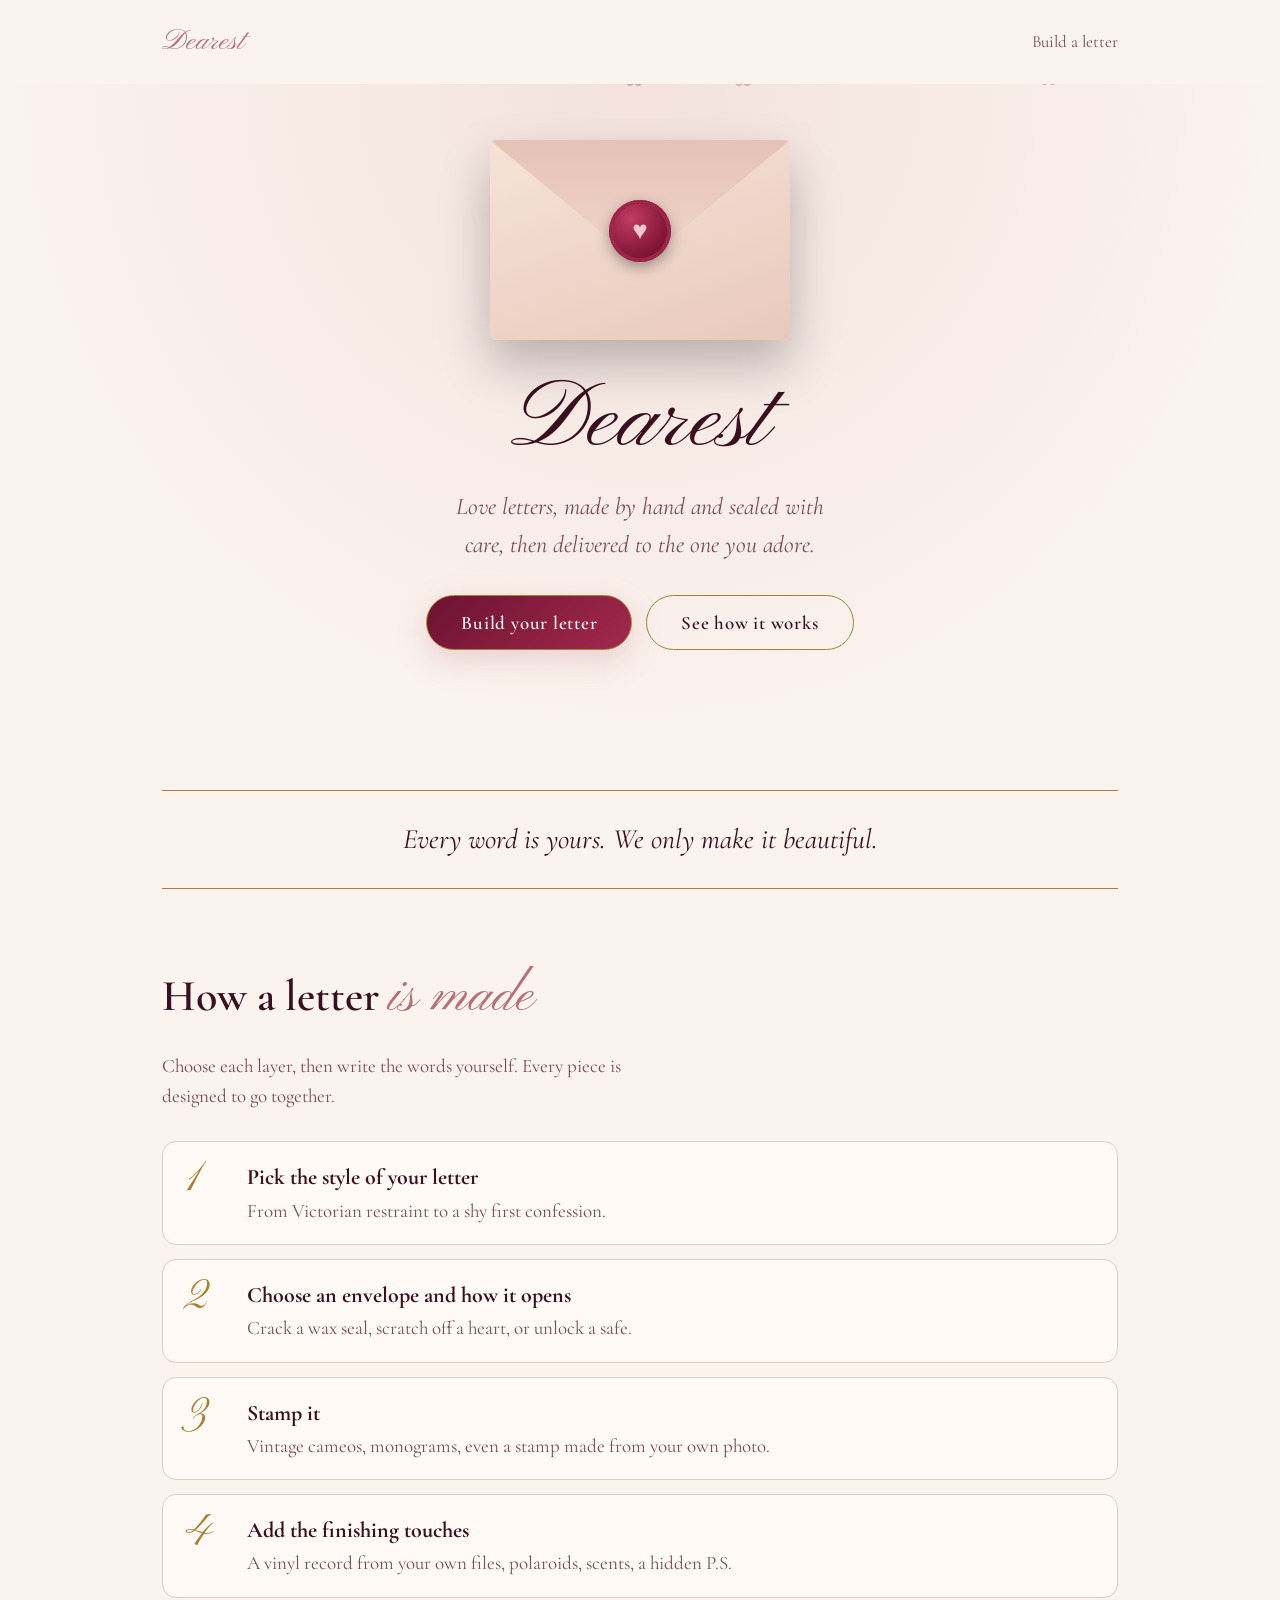
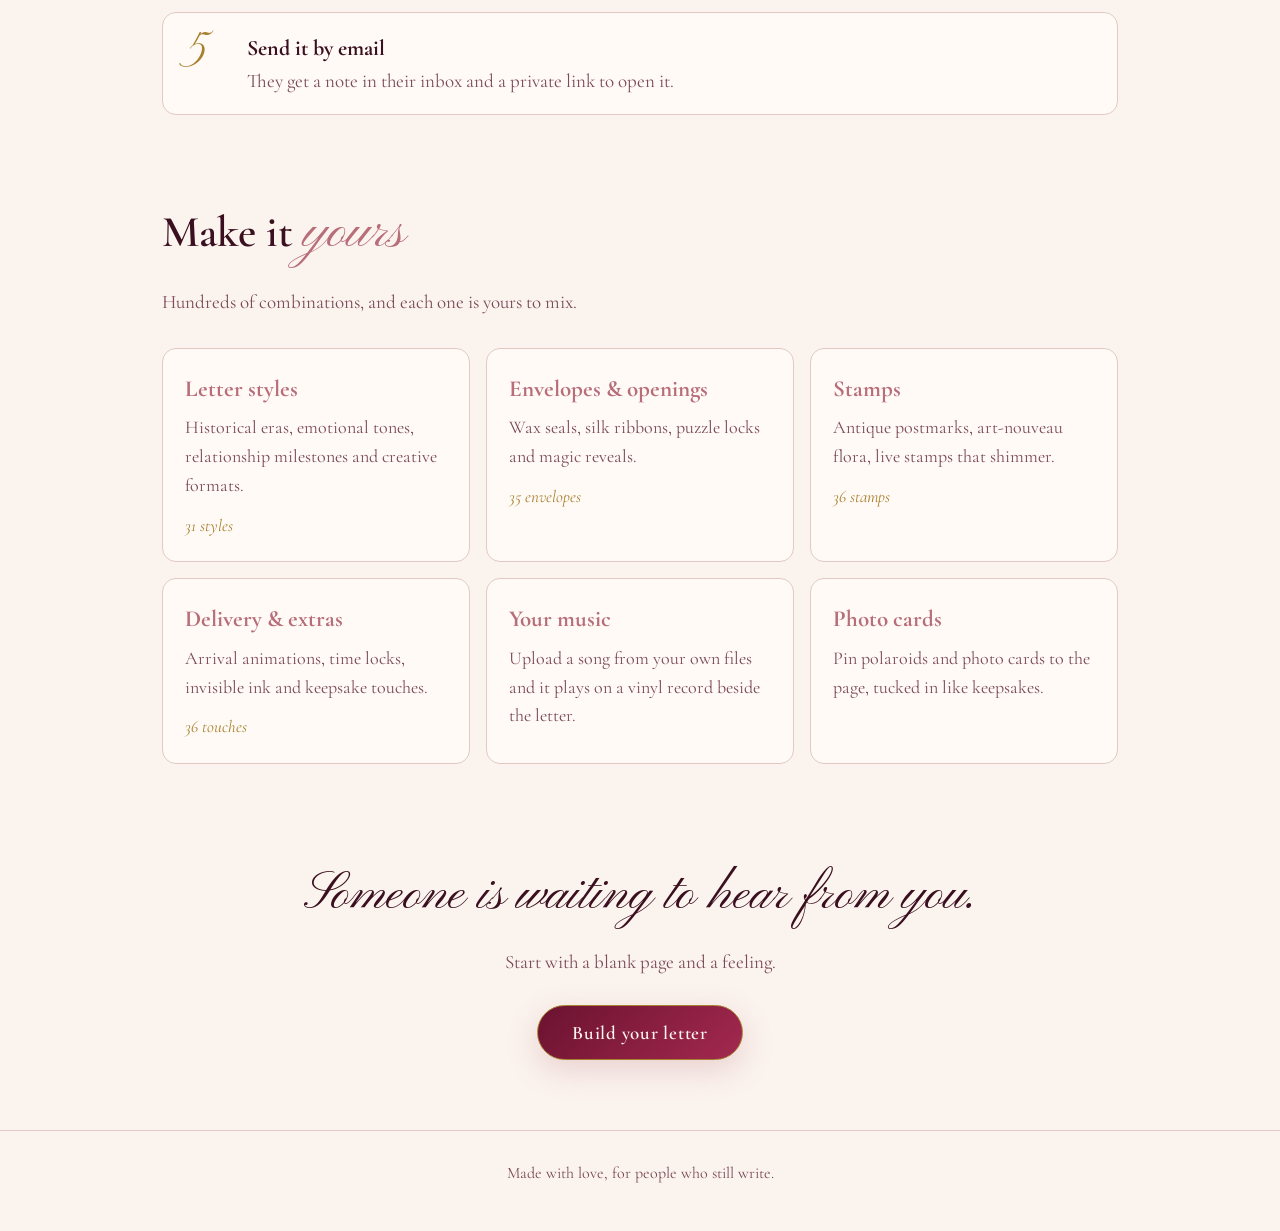
<file: Index.html>
<!DOCTYPE html>
<html lang="en">
<head>
<meta charset="utf-8">
<meta name="viewport" content="width=device-width, initial-scale=1, viewport-fit=cover">
<title>Dearest — Love letters, made by hand</title>
<link rel="preconnect" href="https://fonts.googleapis.com">
<link rel="preconnect" href="https://fonts.gstatic.com" crossorigin>
<link href="https://fonts.googleapis.com/css2?family=Cormorant+Garamond:ital,wght@0,400;0,600;1,400&family=Pinyon+Script&display=swap" rel="stylesheet">
<style>
:root{
  --bg:#fbf3ee; --bg2:#f3e2dd; --ink:#3a0f1f; --muted:#7a4a58;
  --wine:#6b1230; --rose:#b76e79; --gold:#a8812f; --card:#fffaf6; --line:#e2c9c4;
  --btn-text:#fff6ee; --glow:#b76e7940;
  box-sizing:border-box;
  padding-top:env(safe-area-inset-top,0px); padding-bottom:env(safe-area-inset-bottom,0px);
}
@media (prefers-color-scheme: dark){
  :root:not([data-theme="light"]){
    --bg:#1d0711; --bg2:#2b0c1a; --ink:#f7e6e1; --muted:#cfa3ac;
    --wine:#8c1d46; --rose:#e0a3a9; --gold:#d9b66a; --card:#2a0d19; --line:#51202f;
    --btn-text:#fff6ee; --glow:#e0a3a940;
  }
}
:root[data-theme="dark"]{
  --bg:#1d0711; --bg2:#2b0c1a; --ink:#f7e6e1; --muted:#cfa3ac;
  --wine:#8c1d46; --rose:#e0a3a9; --gold:#d9b66a; --card:#2a0d19; --line:#51202f;
  --btn-text:#fff6ee; --glow:#e0a3a940;
}
*{box-sizing:border-box}
html{scroll-padding-top:env(safe-area-inset-top,0px)}
body{margin:0;background:var(--bg);color:var(--ink);font-family:"Cormorant Garamond",Georgia,"Times New Roman",serif;font-size:19px;line-height:1.6}
.script{font-family:"Pinyon Script","Snell Roundhand","Brush Script MT",cursive;font-weight:400}
a{color:inherit}
.view{display:none}
.view.on{display:block}
nav{display:flex;justify-content:space-between;align-items:center;padding:18px 22px;max-width:1000px;margin:0 auto}
nav .logo{font-size:30px;color:var(--rose);text-decoration:none}
nav a.link{font-size:17px;color:var(--muted);text-decoration:none}
.btn{display:inline-block;background:linear-gradient(135deg,var(--wine),#a3294f);color:var(--btn-text);border:1px solid var(--gold);padding:15px 34px;border-radius:999px;font:600 19px "Cormorant Garamond",Georgia,serif;letter-spacing:.04em;text-decoration:none;cursor:pointer;box-shadow:0 10px 30px var(--glow);transition:transform .2s,box-shadow .2s}
.btn:hover{transform:translateY(-2px);box-shadow:0 14px 36px var(--glow)}
.btn:focus-visible,a:focus-visible,button:focus-visible,textarea:focus-visible,input:focus-visible{outline:2px solid var(--gold);outline-offset:3px}
.btn.ghost{background:transparent;color:var(--ink);box-shadow:none}

/* hero */
.hero{position:relative;text-align:center;padding:56px 22px 90px;overflow:hidden;background:radial-gradient(ellipse at 50% 0%,var(--bg2),var(--bg) 70%)}
.envelope{width:min(300px,70vw);margin:0 auto 34px;position:relative;aspect-ratio:3/2;animation:float 6s ease-in-out infinite}
.env-body{position:absolute;inset:0;background:linear-gradient(160deg,#f6e3d6,#e9c9bd);border-radius:6px;box-shadow:0 24px 50px #00000040}
.env-flap{position:absolute;left:0;right:0;top:0;height:62%;background:linear-gradient(180deg,#e6c2b6,#f1d6ca);clip-path:polygon(0 0,100% 0,50% 100%);border-radius:6px 6px 0 0}
.seal{position:absolute;left:50%;top:50%;width:62px;height:62px;margin:-40px 0 0 -31px;border-radius:50%;background:radial-gradient(circle at 35% 30%,#c23a62,#7a1232 70%);box-shadow:0 5px 14px #00000055,inset 0 0 0 4px #9c2549;display:grid;place-items:center;color:#f3c9d1;font-size:26px}
@keyframes float{0%,100%{transform:translateY(0) rotate(-1.5deg)}50%{transform:translateY(-12px) rotate(1.5deg)}}
.hero h1{margin:0;font-size:clamp(54px,12vw,96px);line-height:1;color:var(--ink)}
.hero p.lede{max-width:34ch;margin:18px auto 30px;font-size:clamp(20px,3.6vw,24px);color:var(--muted);font-style:italic}
.hero .btns{display:flex;gap:14px;justify-content:center;flex-wrap:wrap}
.petals span{position:absolute;top:-30px;color:var(--rose);opacity:.5;animation:fall linear infinite;pointer-events:none}
@keyframes fall{to{transform:translateY(110vh) rotate(360deg)}}

section.block{max-width:1000px;margin:0 auto;padding:64px 22px 10px}
h2{font-size:clamp(32px,6vw,44px);font-weight:600;margin:0 0 10px;color:var(--ink)}
h2 .script{font-size:1.25em;color:var(--rose)}
.sub{color:var(--muted);max-width:52ch;margin:0 0 30px}
.promise{margin:50px auto 0;max-width:1000px;padding:0 22px}
.promise div{border-top:1px solid var(--gold);border-bottom:1px solid var(--gold);padding:26px 8px;text-align:center;font-size:clamp(22px,4vw,28px);font-style:italic;color:var(--ink)}

.steps{list-style:none;padding:0;margin:0;display:grid;gap:14px;counter-reset:s}
.steps li{counter-increment:s;display:grid;grid-template-columns:48px 1fr;gap:16px;align-items:start;background:var(--card);border:1px solid var(--line);border-radius:14px;padding:18px 20px}
.steps li::before{content:counter(s);font-family:"Pinyon Script",cursive;font-size:40px;line-height:1;color:var(--gold)}
.steps b{display:block;font-size:22px}
.steps span{color:var(--muted)}

.grid{display:grid;grid-template-columns:repeat(auto-fit,minmax(250px,1fr));gap:16px}
.card{background:var(--card);border:1px solid var(--line);border-radius:14px;padding:22px}
.card h3{margin:0 0 6px;font-size:23px;color:var(--rose)}
.card p{margin:0;color:var(--muted);font-size:18px}
.card .n{display:block;margin-top:12px;color:var(--gold);font-style:italic;font-size:17px}

.cta{text-align:center;padding:80px 22px 70px}
.cta h2{font-size:clamp(34px,7vw,52px)}
footer{text-align:center;padding:30px 22px 44px;color:var(--muted);font-size:16px;border-top:1px solid var(--line)}

/* builder */
.builder{max-width:760px;margin:0 auto;padding:10px 22px 70px}
.builder h1{font-size:clamp(44px,9vw,64px);margin:0;color:var(--rose);line-height:1.1}
.builder .intro{color:var(--muted);margin:6px 0 28px}
.panel{background:var(--card);border:1px solid var(--line);border-radius:16px;margin-bottom:12px;overflow:hidden}
.panel summary{list-style:none;cursor:pointer;padding:18px 20px;display:flex;gap:14px;align-items:center}
.panel summary::-webkit-details-marker{display:none}
.panel .num{font-family:"Pinyon Script",cursive;font-size:36px;color:var(--gold);width:34px;line-height:1}
.panel .t{flex:1}
.panel .t b{display:block;font-size:22px}
.panel .t small{color:var(--muted);font-size:16px}
.panel .chev{color:var(--rose);transition:transform .25s}
.panel[open] .chev{transform:rotate(90deg)}
.panel .body{padding:2px 20px 22px;border-top:1px solid var(--line);color:var(--muted)}
.chips{display:flex;flex-wrap:wrap;gap:8px;margin:14px 0 0}
.chip{border:1px solid var(--line);background:var(--bg);color:var(--ink);border-radius:999px;padding:7px 15px;font:400 17px "Cormorant Garamond",Georgia,serif;cursor:pointer}
.chip[aria-pressed="true"]{background:var(--wine);color:var(--btn-text);border-color:var(--gold)}
.note{margin-top:14px;font-style:italic;color:var(--gold)}
textarea,input[type=email],input[type=text]{width:100%;margin-top:12px;background:var(--bg);color:var(--ink);border:1px solid var(--line);border-radius:12px;padding:14px;font:400 19px "Cormorant Garamond",Georgia,serif}
textarea{min-height:150px;resize:vertical}
label.file{display:block;margin-top:12px;border:1px dashed var(--rose);border-radius:12px;padding:16px;text-align:center;color:var(--rose);cursor:pointer}
.bar{display:flex;gap:12px;justify-content:space-between;align-items:center;flex-wrap:wrap;margin-top:26px}
@media (prefers-reduced-motion:reduce){.envelope,.petals span{animation:none}.btn{transition:none}}
</style>
</head>
<body>

<!-- LANDING -->
<div class="view on" id="home">
  <nav><a class="logo script" href="#home">Dearest</a><a class="link" href="#build">Build a letter</a></nav>
  <header class="hero">
    <div class="petals" aria-hidden="true"></div>
    <div class="envelope" aria-hidden="true"><div class="env-body"></div><div class="env-flap"></div><div class="seal">♥</div></div>
    <h1 class="script">Dearest</h1>
    <p class="lede">Love letters, made by hand and sealed with care, then delivered to the one you adore.</p>
    <div class="btns"><a class="btn" href="#build">Build your letter</a><a class="btn ghost" href="#how">See how it works</a></div>
  </header>

  <div class="promise"><div>Every word is yours. We only make it beautiful.</div></div>

  <section class="block" id="how">
    <h2>How a letter <span class="script">is made</span></h2>
    <p class="sub">Choose each layer, then write the words yourself. Every piece is designed to go together.</p>
    <ol class="steps">
      <li><div><b>Pick the style of your letter</b><span>From Victorian restraint to a shy first confession.</span></div></li>
      <li><div><b>Choose an envelope and how it opens</b><span>Crack a wax seal, scratch off a heart, or unlock a safe.</span></div></li>
      <li><div><b>Stamp it</b><span>Vintage cameos, monograms, even a stamp made from your own photo.</span></div></li>
      <li><div><b>Add the finishing touches</b><span>A vinyl record from your own files, polaroids, scents, a hidden P.S.</span></div></li>
      <li><div><b>Send it by email</b><span>They get a note in their inbox and a private link to open it.</span></div></li>
    </ol>
  </section>

  <section class="block">
    <h2>Make it <span class="script">yours</span></h2>
    <p class="sub">Hundreds of combinations, and each one is yours to mix.</p>
    <div class="grid">
      <div class="card"><h3>Letter styles</h3><p>Historical eras, emotional tones, relationship milestones and creative formats.</p><span class="n">31 styles</span></div>
      <div class="card"><h3>Envelopes &amp; openings</h3><p>Wax seals, silk ribbons, puzzle locks and magic reveals.</p><span class="n">35 envelopes</span></div>
      <div class="card"><h3>Stamps</h3><p>Antique postmarks, art-nouveau flora, live stamps that shimmer.</p><span class="n">36 stamps</span></div>
      <div class="card"><h3>Delivery &amp; extras</h3><p>Arrival animations, time locks, invisible ink and keepsake touches.</p><span class="n">36 touches</span></div>
      <div class="card"><h3>Your music</h3><p>Upload a song from your own files and it plays on a vinyl record beside the letter.</p></div>
      <div class="card"><h3>Photo cards</h3><p>Pin polaroids and photo cards to the page, tucked in like keepsakes.</p></div>
    </div>
  </section>

  <section class="cta">
    <h2 class="script">Someone is waiting to hear from you.</h2>
    <p class="sub" style="margin:0 auto 28px">Start with a blank page and a feeling.</p>
    <a class="btn" href="#build">Build your letter</a>
  </section>
  <footer>Made with love, for people who still write.</footer>
</div>

<!-- BUILDER OUTLINE -->
<div class="view" id="build">
  <nav><a class="logo script" href="#home">Dearest</a><a class="link" href="#home">Back home</a></nav>
  <main class="builder">
    <h1 class="script">Build your letter</h1>
    <p class="intro">Work through each step in any order. Pieces that suit each other will be suggested as you go.</p>

    <details class="panel" open>
      <summary><span class="num script">1</span><span class="t"><b>Letter style</b><small>The voice and mood of your letter</small></span><span class="chev">›</span></summary>
      <div class="body">
        <div>Historical eras, emotional tones, milestones, and creative styles.</div>
        <div class="chips" data-single>
          <button class="chip" aria-pressed="false">Victorian Formal</button>
          <button class="chip" aria-pressed="false">Gothic Romance</button>
          <button class="chip" aria-pressed="false">Shy &amp; Hesitant</button>
          <button class="chip" aria-pressed="false">Long-Distance Lifeline</button>
          <button class="chip" aria-pressed="false">Open When…</button>
        </div>
        <div class="note">A preview of the styles. All 31 will live here.</div>
      </div>
    </details>

    <details class="panel">
      <summary><span class="num script">2</span><span class="t"><b>Envelope &amp; opening</b><small>How your letter is sealed and revealed</small></span><span class="chev">›</span></summary>
      <div class="body">
        <div class="chips" data-single>
          <button class="chip" aria-pressed="false">Regal Wax Seal</button>
          <button class="chip" aria-pressed="false">Scratch-Off Heart</button>
          <button class="chip" aria-pressed="false">Vintage Airmail</button>
          <button class="chip" aria-pressed="false">Blooming Rose</button>
        </div>
        <div class="note">35 envelopes coming here.</div>
      </div>
    </details>

    <details class="panel">
      <summary><span class="num script">3</span><span class="t"><b>Stamp</b><small>The finishing mark on the envelope</small></span><span class="chev">›</span></summary>
      <div class="body">
        <div class="chips" data-single>
          <button class="chip" aria-pressed="false">Intertwined Initials</button>
          <button class="chip" aria-pressed="false">Victorian Cameo</button>
          <button class="chip" aria-pressed="false">Polaroid Frame</button>
          <button class="chip" aria-pressed="false">Heartbeat Pulse</button>
        </div>
        <div class="note">36 stamps coming here.</div>
      </div>
    </details>

    <details class="panel">
      <summary><span class="num script">4</span><span class="t"><b>Delivery &amp; extras</b><small>Arrival, locks, and little surprises</small></span><span class="chev">›</span></summary>
      <div class="body">
        <div class="chips">
          <button class="chip" aria-pressed="false">Countdown Vault</button>
          <button class="chip" aria-pressed="false">Scratch-Off P.S.</button>
          <button class="chip" aria-pressed="false">Invisible Ink</button>
          <button class="chip" aria-pressed="false">Dried Petal Spill</button>
          <button class="chip" aria-pressed="false">Shake to Open</button>
        </div>
        <div class="note">Pick as many as you like. 36 touches coming here.</div>
      </div>
    </details>

    <details class="panel">
      <summary><span class="num script">5</span><span class="t"><b>Music &amp; photos</b><small>A vinyl record and keepsake photo cards</small></span><span class="chev">›</span></summary>
      <div class="body">
        <label class="file">♪ Choose a song from your files<input type="file" accept="audio/*" hidden></label>
        <label class="file">✿ Add photos for your photo cards<input type="file" accept="image/*" multiple hidden></label>
        <div class="note">Your music stays yours. It plays on a vinyl record next to the letter.</div>
      </div>
    </details>

    <details class="panel">
      <summary><span class="num script">6</span><span class="t"><b>Write your words</b><small>Only you can write this part</small></span><span class="chev">›</span></summary>
      <div class="body">
        <textarea placeholder="My dearest…" aria-label="Your letter"></textarea>
      </div>
    </details>

    <details class="panel">
      <summary><span class="num script">7</span><span class="t"><b>Send by email</b><small>Their inbox, your private link</small></span><span class="chev">›</span></summary>
      <div class="body">
        <input type="text" placeholder="Their name" aria-label="Recipient name">
        <input type="email" placeholder="Their email address" aria-label="Recipient email">
        <div class="note">They’ll receive a short note with a link to open your letter.</div>
      </div>
    </details>

    <div class="bar">
      <a class="btn ghost" href="#home">Back</a>
      <button class="btn" type="button" id="preview">Preview &amp; send</button>
    </div>
    <p class="note" id="msg" role="status"></p>
  </main>
</div>

<script>
(function(){
  function show(){
    var v=(location.hash||"#home").slice(1);
    if(v!=="build") v="home";
    document.getElementById("home").classList.toggle("on",v==="home");
    document.getElementById("build").classList.toggle("on",v==="build");
    window.scrollTo(0,0);
  }
  window.addEventListener("hashchange",show); show();

  var p=document.querySelector(".petals"), glyphs=["♥","❀","✿"];
  for(var i=0;i<12;i++){
    var s=document.createElement("span");
    s.textContent=glyphs[i%3];
    s.style.left=(Math.random()*100)+"%";
    s.style.fontSize=(14+Math.random()*16)+"px";
    s.style.animationDuration=(12+Math.random()*12)+"s";
    s.style.animationDelay=(-Math.random()*20)+"s";
    p.appendChild(s);
  }

  document.querySelectorAll(".chips").forEach(function(g){
    var single=g.hasAttribute("data-single");
    g.addEventListener("click",function(e){
      var c=e.target.closest(".chip"); if(!c) return;
      var on=c.getAttribute("aria-pressed")==="true";
      if(single) g.querySelectorAll(".chip").forEach(function(x){x.setAttribute("aria-pressed","false")});
      c.setAttribute("aria-pressed",on&&!single?"false":"true");
    });
  });

  document.getElementById("preview").addEventListener("click",function(){
    document.getElementById("msg").textContent="Preview and sending will be built in the next step.";
  });
})();
</script>
</body>
</html>
</file>
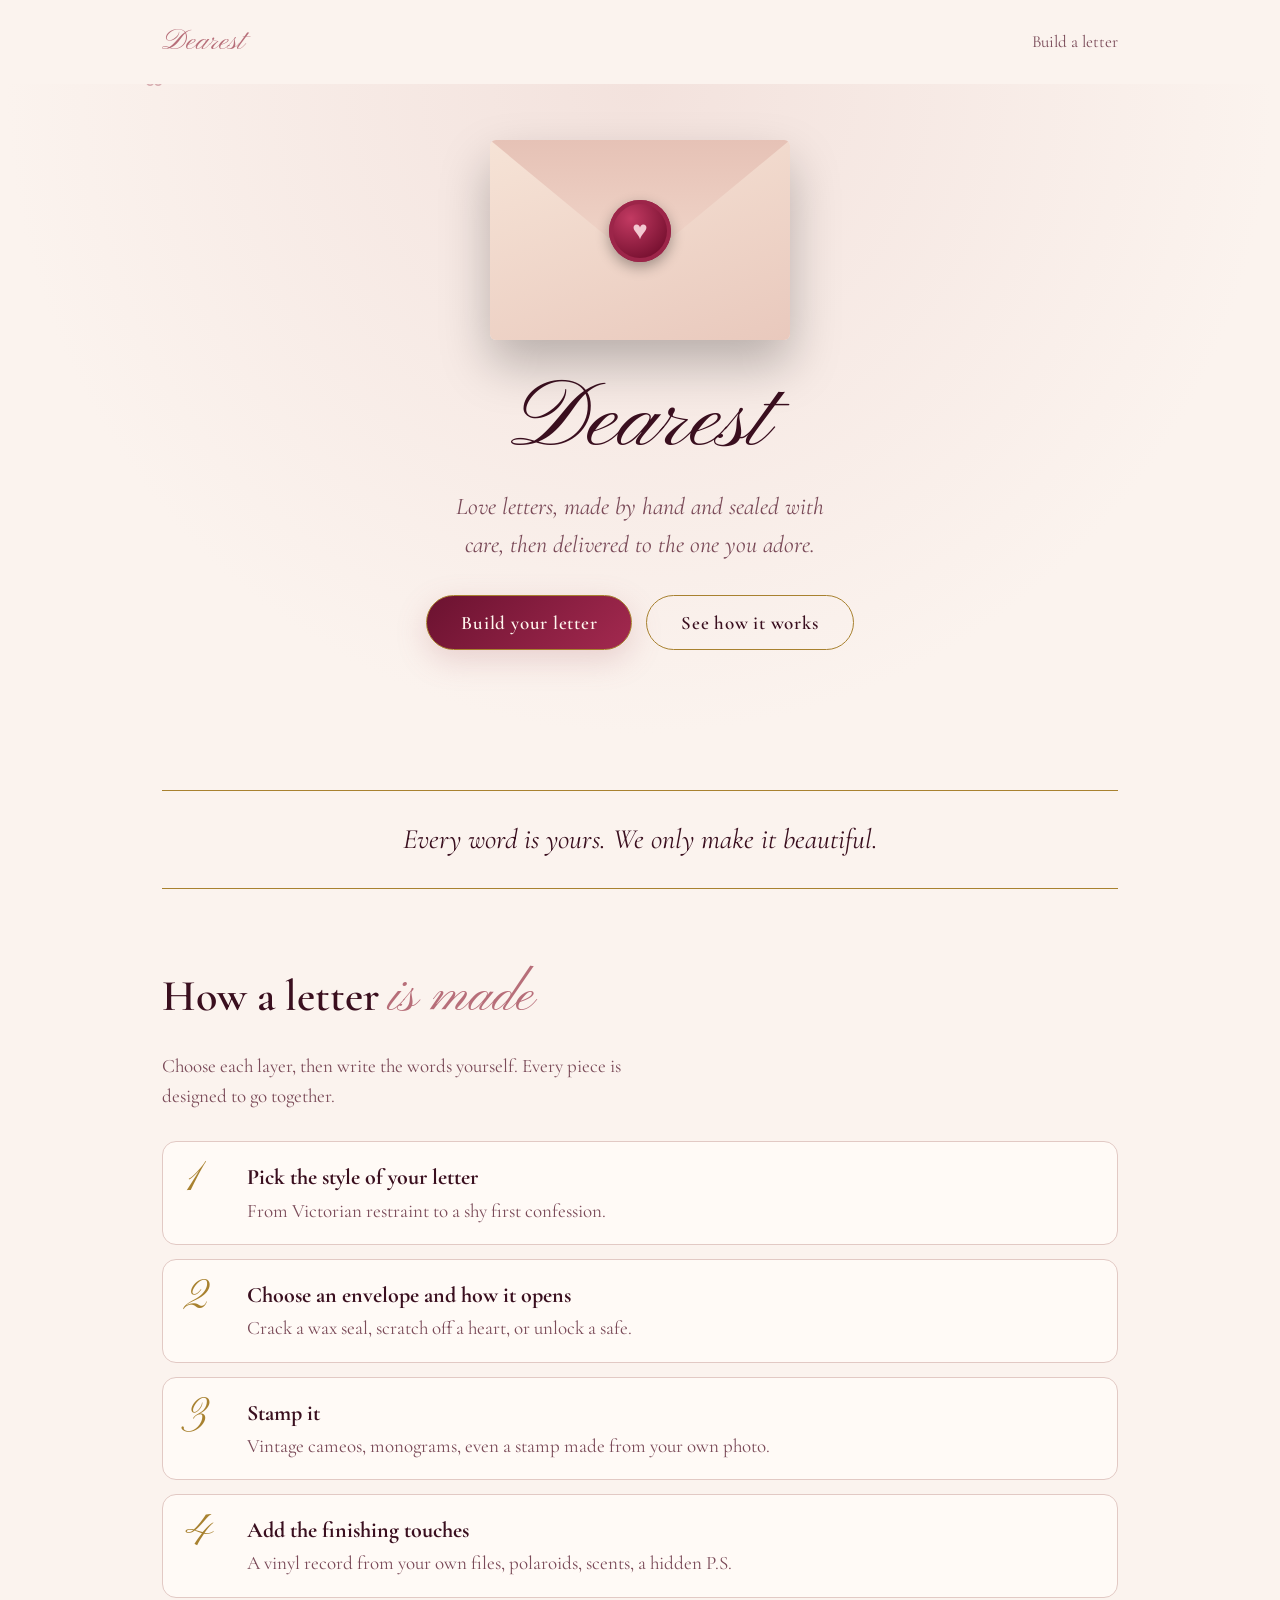
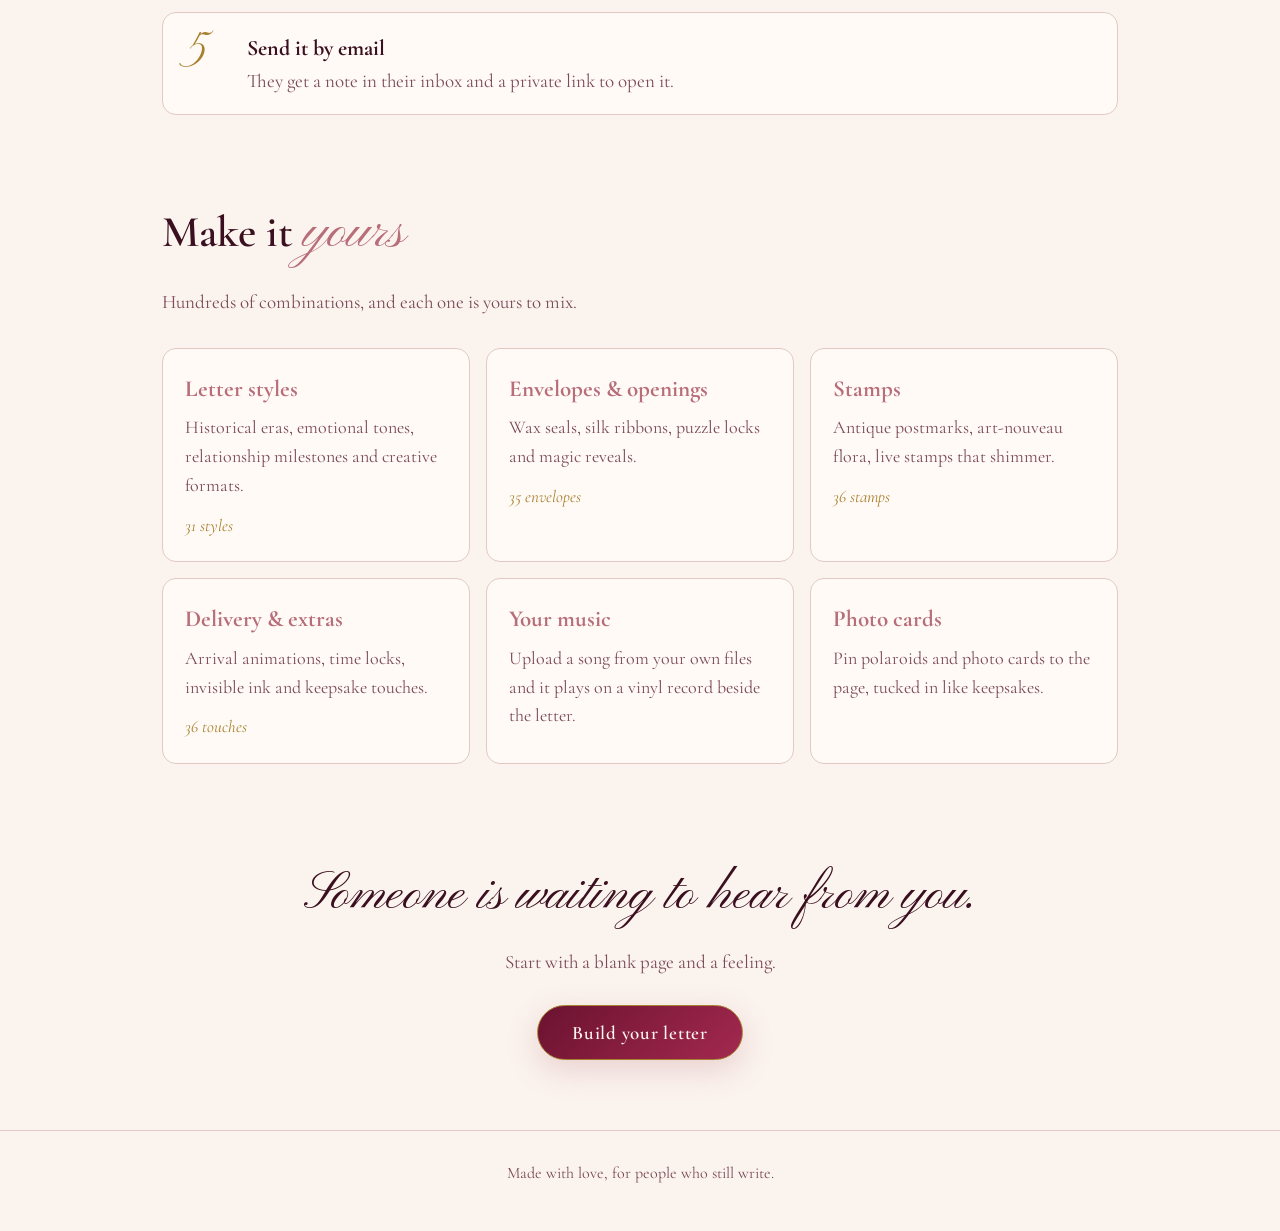
<file: index.html>
<!DOCTYPE html>
<html lang="en">
<head>
<meta charset="utf-8">
<meta name="viewport" content="width=device-width, initial-scale=1, viewport-fit=cover">
<title>Dearest — Love letters, made by hand</title>
<link rel="preconnect" href="https://fonts.googleapis.com">
<link rel="preconnect" href="https://fonts.gstatic.com" crossorigin>
<link href="https://fonts.googleapis.com/css2?family=Caveat:wght@400;500;600&family=Cormorant+Garamond:ital,wght@0,400;0,600;1,400&family=Pinyon+Script&display=swap" rel="stylesheet">
<link rel="stylesheet" href="paper-styles.css">
<style>
:root{
  --bg:#fbf3ee; --bg2:#f3e2dd; --ink:#3a0f1f; --muted:#7a4a58;
  --wine:#6b1230; --rose:#b76e79; --gold:#a8812f; --card:#fffaf6; --line:#e2c9c4;
  --btn-text:#fff6ee; --glow:#b76e7940;
  box-sizing:border-box;
  padding-top:env(safe-area-inset-top,0px); padding-bottom:env(safe-area-inset-bottom,0px);
}
@media (prefers-color-scheme: dark){
  :root:not([data-theme="light"]){
    --bg:#1d0711; --bg2:#2b0c1a; --ink:#f7e6e1; --muted:#cfa3ac;
    --wine:#8c1d46; --rose:#e0a3a9; --gold:#d9b66a; --card:#2a0d19; --line:#51202f;
    --btn-text:#fff6ee; --glow:#e0a3a940;
  }
}
:root[data-theme="dark"]{
  --bg:#1d0711; --bg2:#2b0c1a; --ink:#f7e6e1; --muted:#cfa3ac;
  --wine:#8c1d46; --rose:#e0a3a9; --gold:#d9b66a; --card:#2a0d19; --line:#51202f;
  --btn-text:#fff6ee; --glow:#e0a3a940;
}
*{box-sizing:border-box}
html{scroll-padding-top:env(safe-area-inset-top,0px)}
body{margin:0;background:var(--bg);color:var(--ink);font-family:"Cormorant Garamond",Georgia,"Times New Roman",serif;font-size:19px;line-height:1.6}
.script{font-family:"Pinyon Script","Snell Roundhand","Brush Script MT",cursive;font-weight:400}
a{color:inherit}
.view{display:none}
.view.on{display:block}
nav{display:flex;justify-content:space-between;align-items:center;padding:18px 22px;max-width:1000px;margin:0 auto}
nav .logo{font-size:30px;color:var(--rose);text-decoration:none}
nav a.link{font-size:17px;color:var(--muted);text-decoration:none}
.btn{display:inline-block;background:linear-gradient(135deg,var(--wine),#a3294f);color:var(--btn-text);border:1px solid var(--gold);padding:15px 34px;border-radius:999px;font:600 19px "Cormorant Garamond",Georgia,serif;letter-spacing:.04em;text-decoration:none;cursor:pointer;box-shadow:0 10px 30px var(--glow);transition:transform .2s,box-shadow .2s}
.btn:hover{transform:translateY(-2px);box-shadow:0 14px 36px var(--glow)}
.btn:focus-visible,a:focus-visible,button:focus-visible,textarea:focus-visible,input:focus-visible{outline:2px solid var(--gold);outline-offset:3px}
.btn.ghost{background:transparent;color:var(--ink);box-shadow:none}

/* hero */
.hero{position:relative;text-align:center;padding:56px 22px 90px;overflow:hidden;background:radial-gradient(ellipse at 50% 0%,var(--bg2),var(--bg) 70%)}
.envelope{width:min(300px,70vw);margin:0 auto 34px;position:relative;aspect-ratio:3/2;animation:float 6s ease-in-out infinite}
.env-body{position:absolute;inset:0;background:linear-gradient(160deg,#f6e3d6,#e9c9bd);border-radius:6px;box-shadow:0 24px 50px #00000040}
.env-flap{position:absolute;left:0;right:0;top:0;height:62%;background:linear-gradient(180deg,#e6c2b6,#f1d6ca);clip-path:polygon(0 0,100% 0,50% 100%);border-radius:6px 6px 0 0}
.seal{position:absolute;left:50%;top:50%;width:62px;height:62px;margin:-40px 0 0 -31px;border-radius:50%;background:radial-gradient(circle at 35% 30%,#c23a62,#7a1232 70%);box-shadow:0 5px 14px #00000055,inset 0 0 0 4px #9c2549;display:grid;place-items:center;color:#f3c9d1;font-size:26px}
@keyframes float{0%,100%{transform:translateY(0) rotate(-1.5deg)}50%{transform:translateY(-12px) rotate(1.5deg)}}
.hero h1{margin:0;font-size:clamp(54px,12vw,96px);line-height:1;color:var(--ink)}
.hero p.lede{max-width:34ch;margin:18px auto 30px;font-size:clamp(20px,3.6vw,24px);color:var(--muted);font-style:italic}
.hero .btns{display:flex;gap:14px;justify-content:center;flex-wrap:wrap}
.petals span{position:absolute;top:-30px;color:var(--rose);opacity:.5;animation:fall linear infinite;pointer-events:none}
@keyframes fall{to{transform:translateY(110vh) rotate(360deg)}}

section.block{max-width:1000px;margin:0 auto;padding:64px 22px 10px}
h2{font-size:clamp(32px,6vw,44px);font-weight:600;margin:0 0 10px;color:var(--ink)}
h2 .script{font-size:1.25em;color:var(--rose)}
.sub{color:var(--muted);max-width:52ch;margin:0 0 30px}
.promise{margin:50px auto 0;max-width:1000px;padding:0 22px}
.promise div{border-top:1px solid var(--gold);border-bottom:1px solid var(--gold);padding:26px 8px;text-align:center;font-size:clamp(22px,4vw,28px);font-style:italic;color:var(--ink)}

.steps{list-style:none;padding:0;margin:0;display:grid;gap:14px;counter-reset:s}
.steps li{counter-increment:s;display:grid;grid-template-columns:48px 1fr;gap:16px;align-items:start;background:var(--card);border:1px solid var(--line);border-radius:14px;padding:18px 20px}
.steps li::before{content:counter(s);font-family:"Pinyon Script",cursive;font-size:40px;line-height:1;color:var(--gold)}
.steps b{display:block;font-size:22px}
.steps span{color:var(--muted)}

.grid{display:grid;grid-template-columns:repeat(auto-fit,minmax(250px,1fr));gap:16px}
.card{background:var(--card);border:1px solid var(--line);border-radius:14px;padding:22px}
.card h3{margin:0 0 6px;font-size:23px;color:var(--rose)}
.card p{margin:0;color:var(--muted);font-size:18px}
.card .n{display:block;margin-top:12px;color:var(--gold);font-style:italic;font-size:17px}

.cta{text-align:center;padding:80px 22px 70px}
.cta h2{font-size:clamp(34px,7vw,52px)}
footer{text-align:center;padding:30px 22px 44px;color:var(--muted);font-size:16px;border-top:1px solid var(--line)}

/* builder */
.builder{max-width:760px;margin:0 auto;padding:10px 22px 70px}
.builder h1{font-size:clamp(44px,9vw,64px);margin:0;color:var(--rose);line-height:1.1}
.builder .intro{color:var(--muted);margin:6px 0 28px}
.panel{background:var(--card);border:1px solid var(--line);border-radius:16px;margin-bottom:12px;overflow:hidden}
.panel summary{list-style:none;cursor:pointer;padding:18px 20px;display:flex;gap:14px;align-items:center}
.panel summary::-webkit-details-marker{display:none}
.panel .num{font-family:"Pinyon Script",cursive;font-size:36px;color:var(--gold);width:34px;line-height:1}
.panel .t{flex:1}
.panel .t b{display:block;font-size:22px}
.panel .t small{color:var(--muted);font-size:16px}
.panel .chev{color:var(--rose);transition:transform .25s}
.panel[open] .chev{transform:rotate(90deg)}
.panel .body{padding:2px 20px 22px;border-top:1px solid var(--line);color:var(--muted)}
.chips{display:flex;flex-wrap:wrap;gap:8px;margin:14px 0 0}
.chip{border:1px solid var(--line);background:var(--bg);color:var(--ink);border-radius:999px;padding:7px 15px;font:400 17px "Cormorant Garamond",Georgia,serif;cursor:pointer}
.chip[aria-pressed="true"]{background:var(--wine);color:var(--btn-text);border-color:var(--gold)}
.note{margin-top:14px;font-style:italic;color:var(--gold)}
textarea,input[type=email],input[type=text]{width:100%;margin-top:12px;background:var(--bg);color:var(--ink);border:1px solid var(--line);border-radius:12px;padding:14px;font:400 19px "Cormorant Garamond",Georgia,serif}
textarea{min-height:150px;resize:vertical}
label.file{display:block;margin-top:12px;border:1px dashed var(--rose);border-radius:12px;padding:16px;text-align:center;color:var(--rose);cursor:pointer}
.bar{display:flex;gap:12px;justify-content:space-between;align-items:center;flex-wrap:wrap;margin-top:26px}
.grp{flex-basis:100%;margin:16px 0 0;font:italic 600 21px/1.2 "Cormorant Garamond",Georgia,serif;color:var(--rose)}
.grp:first-child{margin-top:0}
@media (prefers-reduced-motion:reduce){.envelope,.petals span{animation:none}.btn{transition:none}}
</style>
</head>
<body>

<!-- LANDING -->
<div class="view on" id="home">
  <nav><a class="logo script" href="#home">Dearest</a><a class="link" href="#build">Build a letter</a></nav>
  <header class="hero">
    <div class="petals" aria-hidden="true"></div>
    <div class="envelope" aria-hidden="true"><div class="env-body"></div><div class="env-flap"></div><div class="seal">♥</div></div>
    <h1 class="script">Dearest</h1>
    <p class="lede">Love letters, made by hand and sealed with care, then delivered to the one you adore.</p>
    <div class="btns"><a class="btn" href="#build">Build your letter</a><a class="btn ghost" href="#how">See how it works</a></div>
  </header>

  <div class="promise"><div>Every word is yours. We only make it beautiful.</div></div>

  <section class="block" id="how">
    <h2>How a letter <span class="script">is made</span></h2>
    <p class="sub">Choose each layer, then write the words yourself. Every piece is designed to go together.</p>
    <ol class="steps">
      <li><div><b>Pick the style of your letter</b><span>From Victorian restraint to a shy first confession.</span></div></li>
      <li><div><b>Choose an envelope and how it opens</b><span>Crack a wax seal, scratch off a heart, or unlock a safe.</span></div></li>
      <li><div><b>Stamp it</b><span>Vintage cameos, monograms, even a stamp made from your own photo.</span></div></li>
      <li><div><b>Add the finishing touches</b><span>A vinyl record from your own files, polaroids, scents, a hidden P.S.</span></div></li>
      <li><div><b>Send it by email</b><span>They get a note in their inbox and a private link to open it.</span></div></li>
    </ol>
  </section>

  <section class="block">
    <h2>Make it <span class="script">yours</span></h2>
    <p class="sub">Hundreds of combinations, and each one is yours to mix.</p>
    <div class="grid">
      <div class="card"><h3>Letter styles</h3><p>Historical eras, emotional tones, relationship milestones and creative formats.</p><span class="n">31 styles</span></div>
      <div class="card"><h3>Envelopes &amp; openings</h3><p>Wax seals, silk ribbons, puzzle locks and magic reveals.</p><span class="n">35 envelopes</span></div>
      <div class="card"><h3>Stamps</h3><p>Antique postmarks, art-nouveau flora, live stamps that shimmer.</p><span class="n">36 stamps</span></div>
      <div class="card"><h3>Delivery &amp; extras</h3><p>Arrival animations, time locks, invisible ink and keepsake touches.</p><span class="n">36 touches</span></div>
      <div class="card"><h3>Your music</h3><p>Upload a song from your own files and it plays on a vinyl record beside the letter.</p></div>
      <div class="card"><h3>Photo cards</h3><p>Pin polaroids and photo cards to the page, tucked in like keepsakes.</p></div>
    </div>
  </section>

  <section class="cta">
    <h2 class="script">Someone is waiting to hear from you.</h2>
    <p class="sub" style="margin:0 auto 28px">Start with a blank page and a feeling.</p>
    <a class="btn" href="#build">Build your letter</a>
  </section>
  <footer>Made with love, for people who still write.</footer>
</div>

<!-- BUILDER OUTLINE -->
<div class="view" id="build">
  <nav><a class="logo script" href="#home">Dearest</a><a class="link" href="#home">Back home</a></nav>
  <main class="builder">
    <h1 class="script">Build your letter</h1>
    <p class="intro">Work through each step in any order. Pieces that suit each other will be suggested as you go.</p>

    <details class="panel" open>
      <summary><span class="num script">1</span><span class="t"><b>Letter style</b><small>The voice and mood of your letter</small></span><span class="chev">›</span></summary>
      <div class="body">
        <div>Historical eras, emotional tones, milestones, and creative styles.</div>
        <div class="chips" data-list="letter" data-single></div>
        <div class="note">Choose one style. 31 to pick from.</div>
      </div>
    </details>

    <details class="panel">
      <summary><span class="num script">2</span><span class="t"><b>Envelope &amp; opening</b><small>How your letter is sealed and revealed</small></span><span class="chev">›</span></summary>
      <div class="body">
        <div class="chips" data-list="envelope" data-single></div>
        <div class="note">Choose one envelope. 35 to pick from.</div>
      </div>
    </details>

    <details class="panel">
      <summary><span class="num script">3</span><span class="t"><b>Stamp</b><small>The finishing mark on the envelope</small></span><span class="chev">›</span></summary>
      <div class="body">
        <div class="chips" data-list="stamp" data-single></div>
        <div class="note">Choose one stamp. 36 to pick from.</div>
      </div>
    </details>

    <details class="panel">
      <summary><span class="num script">4</span><span class="t"><b>Delivery &amp; extras</b><small>Arrival, locks, and little surprises</small></span><span class="chev">›</span></summary>
      <div class="body">
        <div class="chips" data-list="extras"></div>
        <div class="note">Pick as many as you like. 36 to choose from.</div>
      </div>
    </details>

    <details class="panel">
      <summary><span class="num script">5</span><span class="t"><b>Music &amp; photos</b><small>A vinyl record and keepsake photo cards</small></span><span class="chev">›</span></summary>
      <div class="body">
        <label class="file">♪ Choose a song from your files<input type="file" accept="audio/*" hidden></label>
        <label class="file">✿ Add photos for your photo cards<input type="file" accept="image/*" multiple hidden></label>
        <div class="note">Your music stays yours. It plays on a vinyl record next to the letter.</div>
      </div>
    </details>

    <details class="panel">
      <summary><span class="num script">6</span><span class="t"><b>Choose Your Paper</b><small>Find a sheet that feels like your words</small></span><span class="chev">›</span></summary>
      <div class="body paper-body">
        <div class="paper-current" aria-live="polite">
          <span class="paper-current-kicker">Your selected paper</span>
          <strong id="paper-current-name">Original Dearest paper</strong>
        </div>
        <p id="paper-contrast-status" class="paper-contrast-status" role="status">Default ink is checked for comfortable contrast. Your own colours stay unchanged.</p>
        <div id="paper-categories" class="paper-categories" role="tablist" aria-label="Paper categories"></div>
        <div id="paper-gallery" class="paper-gallery" role="group" aria-label="Choose a paper"></div>
        <div class="paper-actions">
          <button class="paper-text-button" id="paper-reset" type="button">Reset to original paper</button>
          <button class="paper-suggestion-button" id="apply-paper-suggestion" type="button">Use suggested font &amp; ink</button>
        </div>
        <p class="paper-suggestion-note">The paper changes the sheet only. Apply its suggested font and ink to selected text or new words at your cursor.</p>
      </div>
    </details>

    <details class="panel" open>
      <summary><span class="num script">7</span><span class="t"><b>Write your words</b><small>Only you can write this part</small></span><span class="chev">›</span></summary>
      <div class="body">
        <div id="letter-toolbar" class="letter-toolbar" role="toolbar" aria-label="Letter formatting">
          <div class="toolbar-group" aria-label="Text style">
            <button type="button" data-rte-command="bold" aria-label="Bold" title="Bold"><strong>B</strong></button>
            <button type="button" data-rte-command="italic" aria-label="Italic" title="Italic"><em>I</em></button>
            <button type="button" data-rte-command="underline" aria-label="Underline" title="Underline"><u>U</u></button>
            <button type="button" data-rte-command="strikeThrough" aria-label="Strikethrough" title="Strikethrough"><s>S</s></button>
          </div>
          <label class="toolbar-select-label"><span class="sr-only">Font family</span>
            <select data-rte-command="fontName" aria-label="Font family">
              <option value="Cormorant Garamond">Cormorant</option><option value="Georgia">Georgia</option><option value="Pinyon Script">Pinyon Script</option><option value="Caveat">Caveat</option><option value="Palatino Linotype">Palatino</option><option value="Verdana">Verdana</option>
            </select>
          </label>
          <label class="toolbar-select-label"><span class="sr-only">Font size</span>
            <select data-rte-command="fontSize" aria-label="Font size">
              <option value="3">Normal</option><option value="2">Small</option><option value="4">Large</option><option value="5">Larger</option><option value="6">Very large</option>
            </select>
          </label>
          <div class="toolbar-group" aria-label="Ink and highlight">
            <label class="color-control" title="Ink color"><span aria-hidden="true">A</span><input type="color" value="#3a0f1f" data-rte-color="foreColor" aria-label="Ink color"></label>
            <label class="color-control highlight-control" title="Highlight color"><span aria-hidden="true">H</span><input type="color" value="#f2d77b" data-rte-color="hiliteColor" aria-label="Highlight color"></label>
          </div>
          <div class="toolbar-group" aria-label="Paragraph alignment">
            <button type="button" data-rte-command="justifyLeft" aria-label="Align left" title="Align left">L</button>
            <button type="button" data-rte-command="justifyCenter" aria-label="Align centre" title="Align centre">C</button>
            <button type="button" data-rte-command="justifyRight" aria-label="Align right" title="Align right">R</button>
          </div>
          <label class="toolbar-select-label toolbar-format-label"><span class="sr-only">Paragraph style</span>
            <select data-rte-command="formatBlock" aria-label="Paragraph style">
              <option value="p">Paragraph</option><option value="h1">Heading 1</option><option value="h2">Heading 2</option><option value="h3">Heading 3</option><option value="blockquote">Quote</option>
            </select>
          </label>
          <div class="toolbar-group" aria-label="Lists">
            <button type="button" data-rte-command="insertOrderedList" aria-label="Numbered list" title="Numbered list">1.</button>
            <button type="button" data-rte-command="insertUnorderedList" aria-label="Bulleted list" title="Bulleted list">•</button>
          </div>
          <div class="toolbar-group toolbar-history" aria-label="Editing history">
            <button type="button" data-rte-command="lineBreak" aria-label="Insert line break" title="Line break">↵</button>
            <button type="button" data-rte-command="undo" aria-label="Undo" title="Undo">↶</button>
            <button type="button" data-rte-command="redo" aria-label="Redo" title="Redo">↷</button>
          </div>
        </div>
        <div id="letter-editor" class="letter-editor" contenteditable="true" role="textbox" aria-multiline="true" aria-label="Your letter" data-placeholder="My dearest…"></div>
        <textarea class="letter-compatibility" aria-hidden="true" tabindex="-1" hidden></textarea>
        <section id="letter-live-preview" class="letter-live-preview" aria-label="Live letter preview">
          <div class="live-preview-heading"><span>On the page</span><span class="live-preview-rule" aria-hidden="true"></span></div>
          <article id="letter-live-content" class="letter-live-content"></article>
        </section>
      </div>
    </details>

    <details class="panel">
      <summary><span class="num script">8</span><span class="t"><b>Send by email</b><small>Their inbox, your private link</small></span><span class="chev">›</span></summary>
      <div class="body">
        <input type="text" placeholder="Their name" aria-label="Recipient name">
        <input type="email" placeholder="Their email address" aria-label="Recipient email">
        <div class="note">They’ll receive a short note with a link to open your letter.</div>
      </div>
    </details>

    <div class="bar">
      <a class="btn ghost" href="#home">Back</a>
      <button class="btn" type="button" id="preview">Preview &amp; send</button>
    </div>
    <p class="note" id="msg" role="status"></p>
  </main>
</div>

<script>
(function(){
  function show(){
    var h=(location.hash||"#home").slice(1), v=h==="build"?"build":"home";
    document.getElementById("home").classList.toggle("on",v==="home");
    document.getElementById("build").classList.toggle("on",v==="build");
    if(h==="how") document.getElementById("how").scrollIntoView({behavior:"smooth"}); else window.scrollTo(0,0);
  }
  window.addEventListener("hashchange",show); show();

  var D={
  letter:[["Historical & literary eras",["Victorian Formal","Romantic Era","Medieval Chivalric","Renaissance Humanist","Roaring Twenties Jazz-Age","1940s Wartime Dispatch","Beat Generation"]],["Emotional tones",["Poetic & Lyrical","Gothic Romance","Playful & Teasing","Deeply Vulnerable","Shy & Hesitant","Erotic & Sensual","Angsty & Dramatic","Calm & Grounded"]],["Milestones & situations",["First Confession","Long-Distance Lifeline","Anniversary Chronicle","Just Because","Makeup & Apology","Reassurance","Marriage Proposal","Day-Of Wedding Note"]],["Creative styles",["Future Projection","Alternate Universe","Micro-Love Note","Bulleted Appreciation","Pop-Culture Tribute","Fiction Character POV","Open When…","Abstract Imagery"]]],
  envelope:[["Classic & historical",["Regal Wax Seal","Victorian Lace Ribbon","Parchment Scroll","Vintage Airmail","Origami Secret","Telegram Pouch","Retro Cassette Sleeve","Gilded Foil Border"]],["Mood & theme",["Gothic Velvet Pouch","Cottagecore Pressed-Flower","Cyberpunk Neon Case","Celestial Star-Map","Minimalist Soft-Shadow","Watercolor Wash","Noir Detective Folder"]],["Interactive openings",["Tear-Here Strip","Scratch-Off Heart","Puzzle Lock Box","Combination Safe","Match-to-Light","Foggy Glass Wipe","Polaroid Pull-Out"]],["Magic reveals",["Magic Dust Dissolve","Floating Letter Drift","Blooming Rose","Confetti Burst","Smoke Reveal","Heartbeat Pulse"]],["Open when… & locked",["Countdown Vault","Geo-Fenced GPS","Weather-Responsive","Mood-Check","Silent Night Lock","Voice-Activated Seal","Shake to Open"]]],
  stamp:[["Vintage & historical",["Victorian Silhouette","Wax-Cancel Circle","Mythological Cameo","Art Nouveau Flora","Retro Aerogramme","Botanical Press","Faded Postmark Grid"]],["Love & romance",["Anatomical Heart & Vines","Origami Crane","Intertwined Initials","Cupid’s Arrow","Constellation Connection","Eternal Knot","Red Lip Print"]],["Artistic & modern",["Watercolor Blot","Minimalist Line Art","Neon Barcode","Holographic Prism","Pop Art Explosion","Terrazzo","Bauhaus Heart"]],["Travel & nostalgia",["Passport Visa Ink","Mixtape Cassette","Message in a Bottle","Polaroid Frame","Luggage Tag","Pixel Heart"]],["Live stamps",["Heartbeat Pulse","Glint & Shimmer","Scratch-Clean","Sparkle Trail","Weather-Shifter","Peeling Edge","Sticking Sound","Wax Dripper","Ink-Pad Dipper"]]],
  extras:[["How it arrives",["Mailbox Drop","Paper Airplane","Carrier Pigeon","Bottle Drift","Doorknob Slip","Sliding Coffee Mug","Terminal Decrypt","Rainy Window","Pop-Up Book"]],["Inside the envelope",["Perfume Spritz","Dried Petal Spill","Ambient Mixtape","Voice Note Record","Polaroid Paperclip","Ink Smudges & Tear Stains","Hidden Watermark","Lip-Print Kiss Seal","Pressed-Fern Border"]],["Interactive extras",["Scratch-Off P.S.","UV Invisible Ink","Burn After Reading","Origami Fortune Teller","Tear-Away Coupon","Relationship Timeline","Constellation Game","Memory Match"]],["Time locks & premium",["Sunrise/Sunset Unlock","Open in the Dark","Heartbeat Sync","Anniversary Vault","Shared Screen Sync","Security Question","One-Sentence Teaser","Rainy-Day Delivery","Spark Trail Cursor","Page-Flip Sounds"]]]
  };
  document.querySelectorAll("[data-list]").forEach(function(c){
    D[c.dataset.list].forEach(function(g){
      var h=document.createElement("h4");h.className="grp";h.textContent=g[0];c.appendChild(h);
      g[1].forEach(function(n){var b=document.createElement("button");b.className="chip";b.setAttribute("aria-pressed","false");b.textContent=n;c.appendChild(b)});
    });
  });

  var p=document.querySelector(".petals"), glyphs=["♥","❀","✿"];
  for(var i=0;i<12;i++){
    var s=document.createElement("span");
    s.textContent=glyphs[i%3];
    s.style.left=(Math.random()*100)+"%";
    s.style.fontSize=(14+Math.random()*16)+"px";
    s.style.animationDuration=(12+Math.random()*12)+"s";
    s.style.animationDelay=(-Math.random()*20)+"s";
    p.appendChild(s);
  }

  document.querySelectorAll(".chips").forEach(function(g){
    var single=g.hasAttribute("data-single");
    g.addEventListener("click",function(e){
      var c=e.target.closest(".chip"); if(!c) return;
      var on=c.getAttribute("aria-pressed")==="true";
      if(single) g.querySelectorAll(".chip").forEach(function(x){x.setAttribute("aria-pressed","false")});
      c.setAttribute("aria-pressed",on&&!single?"false":"true");
      var sm=g.closest(".panel").querySelector("small");if(!sm.dataset.d)sm.dataset.d=sm.textContent;
      var sel=[].map.call(g.querySelectorAll('.chip[aria-pressed="true"]'),function(x){return x.textContent});
      sm.textContent=sel.length?sel.join(", "):sm.dataset.d;
    });
  });

  document.getElementById("preview").addEventListener("click",function(){
    var s=[].map.call(document.querySelectorAll('.chip[aria-pressed="true"]'),function(x){return x.textContent});
    document.getElementById("msg").textContent=s.length?"So far you’ve chosen: "+s.join(", ")+". Live preview and sending come next.":"Pick a few options first. Live preview and sending come next.";
  });
})();
</script>
<script src="config.js"></script>
<script src="paper-presets.js"></script>
<script src="rich-text.js"></script>
<script src="paper-ui.js"></script>
<script src="preview.js"></script>
<script src="connect.js"></script>
<script src="send.js"></script>
</body>
</html>
</file>
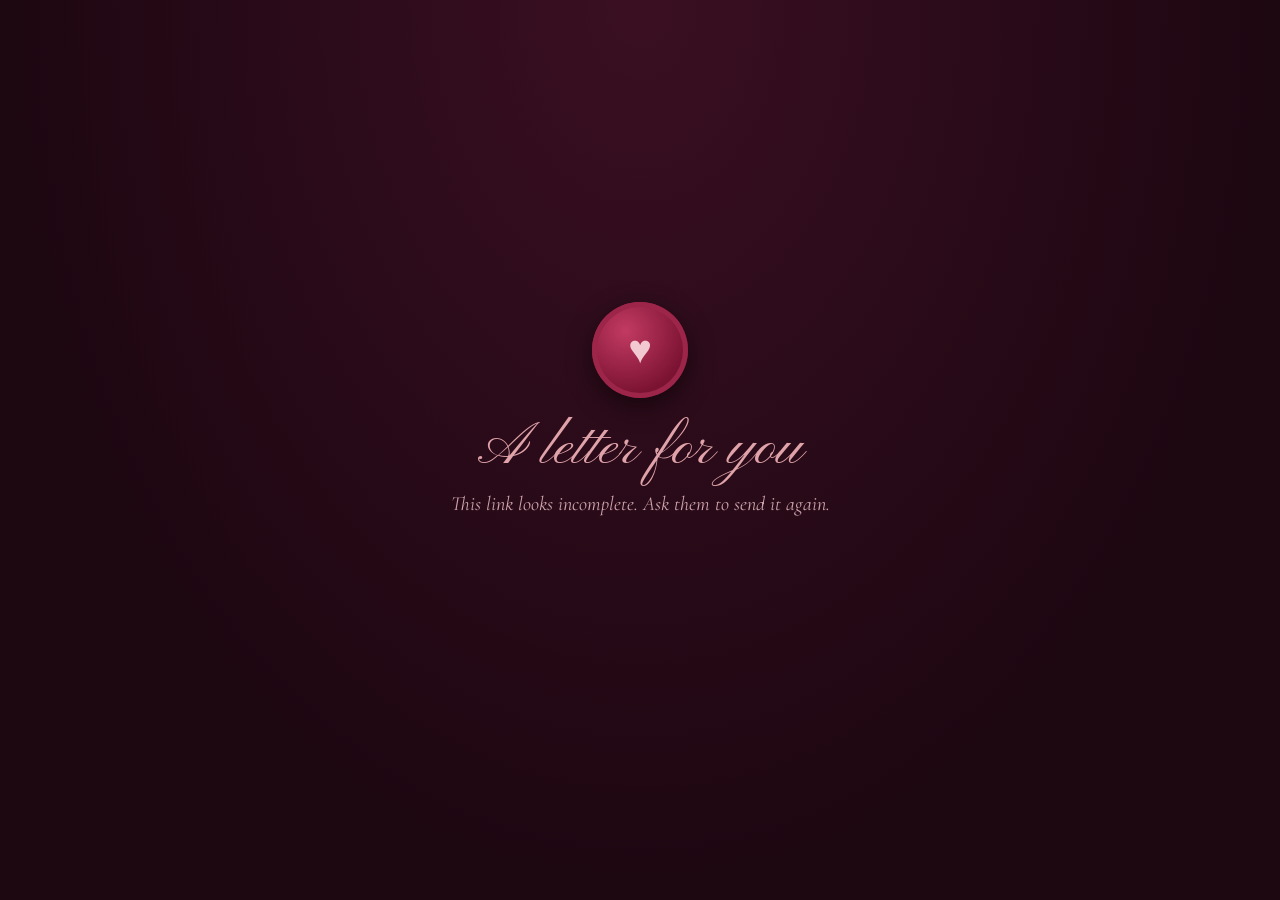
<file: l.html>
<!DOCTYPE html>
<html lang="en">
<head>
<meta charset="utf-8">
<meta name="viewport" content="width=device-width, initial-scale=1, viewport-fit=cover">
<title>A letter for you</title>
<link rel="preconnect" href="https://fonts.googleapis.com">
<link rel="preconnect" href="https://fonts.gstatic.com" crossorigin>
<link href="https://fonts.googleapis.com/css2?family=Cormorant+Garamond:ital,wght@0,400;0,600;1,400&family=Pinyon+Script&display=swap" rel="stylesheet">
<style>
:root{--bg:#1d0711;--bg2:#3a0f22;--ink:#f7e6e1;--muted:#cfa3ac;--rose:#e0a3a9;--gold:#d9b66a;--wine:#8c1d46;box-sizing:border-box;padding-top:env(safe-area-inset-top,0px);padding-bottom:env(safe-area-inset-bottom,0px)}
*{box-sizing:border-box}
body{margin:0;min-height:100vh;display:grid;place-items:center;padding:24px;text-align:center;color:var(--ink);font:20px/1.6 "Cormorant Garamond",Georgia,"Times New Roman",serif;background:radial-gradient(ellipse at 50% 0%,var(--bg2),var(--bg) 70%) fixed}
.script{font-family:"Pinyon Script","Snell Roundhand","Brush Script MT",cursive;font-weight:400}
.seal{width:96px;height:96px;margin:0 auto 18px;border-radius:50%;background:radial-gradient(circle at 35% 30%,#c23a62,#7a1232 70%);box-shadow:0 8px 24px #00000080,inset 0 0 0 5px #9c2549;display:grid;place-items:center;font-size:40px;color:#f3c9d1;animation:b 2.4s ease-in-out infinite}
@keyframes b{50%{transform:scale(1.07)}}
h1{margin:0 0 6px;font-size:clamp(40px,10vw,60px);color:var(--rose);font-weight:400;line-height:1.1}
p{margin:6px 0;color:var(--muted);font-style:italic}
#box{margin-top:18px;min-height:60px;color:var(--gold)}
input{background:#2a0d19;color:var(--ink);border:1px solid var(--gold);border-radius:999px;padding:12px 20px;font:inherit;text-align:center;width:min(300px,80vw)}
button{margin:10px 0 0 6px;background:var(--wine);color:#fff6ee;border:1px solid var(--gold);border-radius:999px;padding:12px 24px;font:inherit;cursor:pointer}
:focus-visible{outline:2px solid var(--gold);outline-offset:3px}
.shake{animation:s .4s}
@keyframes s{25%{transform:translateX(-8px)}75%{transform:translateX(8px)}}
</style>
<script src="config.js"></script>
</head>
<body>
<main>
  <div class="seal" aria-hidden="true">♥</div>
  <h1 class="script" id="h">A letter for you</h1>
  <p id="p">Opening…</p>
  <div id="box" role="status"></div>
</main>
<script>
(function(){
var C=window.DEAREST,$=function(s){return document.querySelector(s)},id=new URLSearchParams(location.search).get("id");
function esc(t){return String(t).replace(/[&<>"]/g,function(c){return{"&":"&amp;","<":"&lt;",">":"&gt;",'"':"&quot;"}[c]})}
function b64(o){return btoa(unescape(encodeURIComponent(JSON.stringify(o)))).replace(/\+/g,"-").replace(/\//g,"_").replace(/=+$/,"")}
function fail(t){$("#p").textContent=t;$("#box").textContent=""}
if(!C||!id){fail("This link looks incomplete. Ask them to send it again.");return}
function get(ans){
  return fetch(C.url+"/rest/v1/rpc/get_letter",{method:"POST",headers:{"Content-Type":"application/json",apikey:C.key,Authorization:"Bearer "+C.key},
    body:JSON.stringify({p_id:id,p_answer:ans==null?null:ans})}).then(function(r){if(!r.ok)throw 0;return r.json()});
}
function who(r){if(r.to)$("#h").textContent="For "+r.to}
var timer;
function handle(r,ans){
  if(r.status==="ok"){location.replace("letter.html#d="+b64(r.letter));return}
  if(r.status==="missing"){fail("We couldn’t find this letter.");return}
  who(r);
  if(r.status==="locked"){
    var t=new Date(r.until).getTime();$("#p").textContent="This letter is waiting for the right moment.";
    (function tick(){var ms=t-Date.now();if(ms<=0){go();return}
      var d=Math.floor(ms/864e5),h=Math.floor(ms/36e5)%24,m=Math.floor(ms/6e4)%60,s=Math.floor(ms/1e3)%60;
      $("#box").textContent="Opens in "+(d?d+"d ":"")+h+"h "+m+"m "+s+"s";timer=setTimeout(tick,1000)})();
  }else if(r.status==="question"){
    $("#p").textContent="Answer this to open your letter.";
    $("#box").innerHTML="<div>"+esc(r.question)+"</div><input id='a' type='text' aria-label='Your answer'><button id='b' type='button'>Open</button>"+(r.wrong?"<div style='margin-top:10px;font-style:italic'>Not quite. Try again.</div>":"");
    if(r.wrong){$("#box").classList.remove("shake");void $("#box").offsetWidth;$("#box").classList.add("shake")}
    $("#b").onclick=function(){go($("#a").value)};
    $("#a").onkeydown=function(e){if(e.key==="Enter")go($("#a").value)};
  }
}
function go(ans){clearTimeout(timer);get(ans).then(function(r){handle(r,ans)}).catch(function(){fail("Something went wrong loading this letter. Please try again in a moment.")})}
go();
})();
</script>
</body>
</html>
</file>
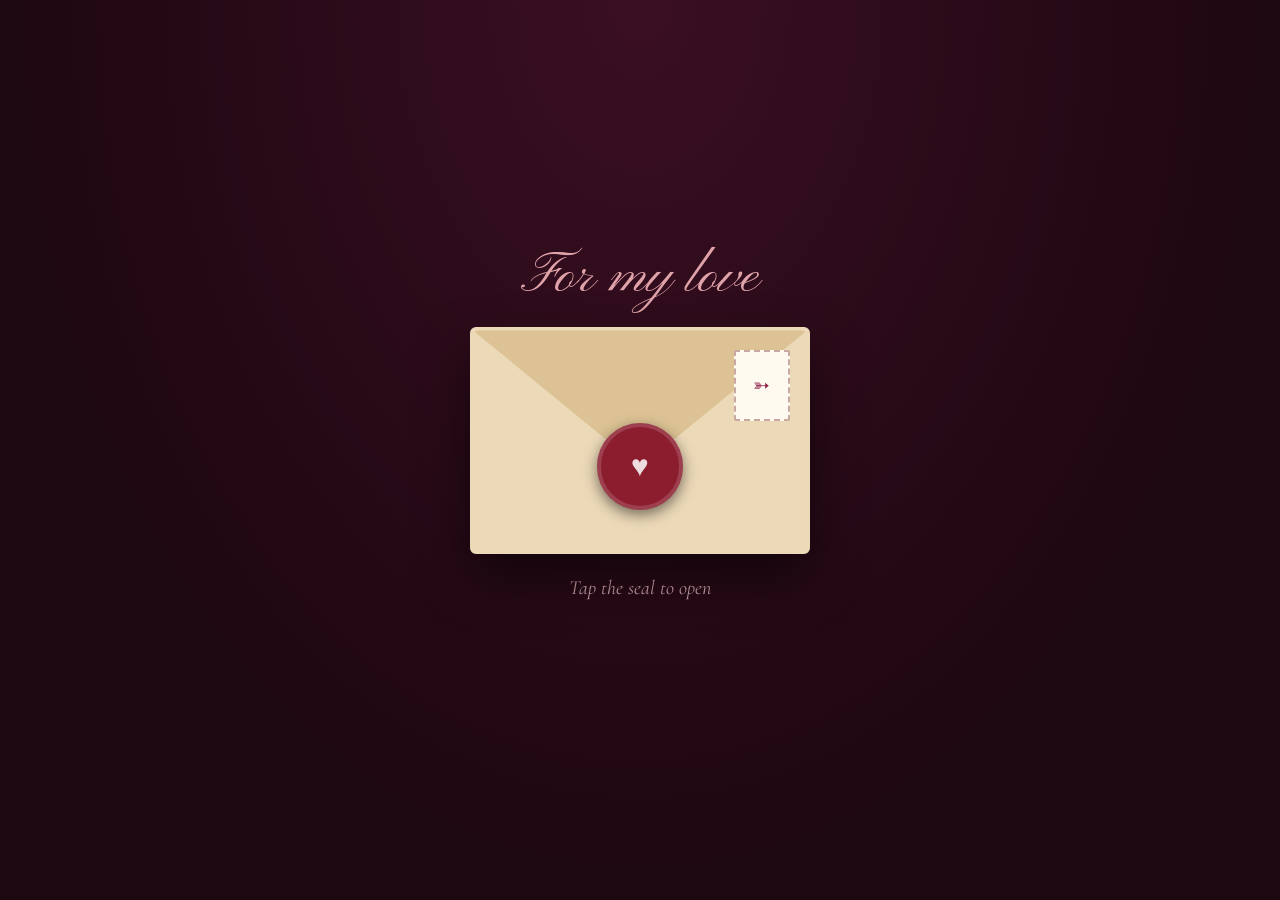
<file: letter.html>
<!DOCTYPE html>
<html lang="en">
<head>
<meta charset="utf-8">
<meta name="viewport" content="width=device-width, initial-scale=1, viewport-fit=cover">
<title>A letter for you</title>
<link rel="preconnect" href="https://fonts.googleapis.com">
<link rel="preconnect" href="https://fonts.gstatic.com" crossorigin>
<link href="https://fonts.googleapis.com/css2?family=Caveat:wght@400;500;600&family=Cormorant+Garamond:ital,wght@0,400;0,600;1,400&family=Pinyon+Script&display=swap" rel="stylesheet">
<link rel="stylesheet" href="paper-styles.css">
<script src="paper-presets.js"></script>
<script src="rich-text.js"></script>
<style>
:root{--bg:#1d0711;--bg2:#3a0f22;--ink:#f7e6e1;--muted:#cfa3ac;--rose:#e0a3a9;--gold:#d9b66a;--wine:#8c1d46;box-sizing:border-box;padding-top:env(safe-area-inset-top,0px);padding-bottom:env(safe-area-inset-bottom,0px)}
*{box-sizing:border-box}
body{margin:0;min-height:100vh;color:var(--ink);font:20px/1.6 "Cormorant Garamond",Georgia,"Times New Roman",serif;background:radial-gradient(ellipse at 50% 0%,var(--bg2),var(--bg) 70%) fixed}
.script{font-family:"Pinyon Script","Snell Roundhand","Brush Script MT",cursive;font-weight:400}
button{font:inherit;cursor:pointer}
:focus-visible{outline:2px solid var(--gold);outline-offset:3px}
#stage{min-height:100vh;display:flex;flex-direction:column;align-items:center;justify-content:center;gap:18px;padding:24px;text-align:center;transition:opacity .9s,transform .9s}
#stage.gone{opacity:0;transform:translateY(40px);pointer-events:none}
#cap{font-size:clamp(38px,9vw,56px);margin:0;color:var(--rose);line-height:1.1}
#envw{width:min(340px,86vw);perspective:900px}
#env{position:relative;aspect-ratio:3/2;border-radius:6px;border:3px solid transparent;box-shadow:0 24px 50px #00000080;animation:fl 6s ease-in-out infinite}
@keyframes fl{50%{transform:translateY(-10px) rotate(1deg)}}
#env .f{position:absolute;left:0;right:0;top:0;height:62%;clip-path:polygon(0 0,100% 0,50% 100%);border-radius:6px 6px 0 0;transform-origin:top;transition:transform .9s ease-in-out;z-index:2}
#env.open .f{transform:rotateX(180deg)}
#env.open{animation:none}
#seal{position:absolute;left:50%;top:42%;width:26%;aspect-ratio:1;margin-left:-13%;border:0;border-radius:50%;display:grid;place-items:center;font-size:30px;color:#ffffffd9;z-index:3;box-shadow:0 5px 14px #00000080,inset 0 0 0 4px #ffffff26;transition:transform .3s,opacity .5s}
#seal:hover{transform:scale(1.08)}
#env.open #seal{transform:scale(1.5);opacity:0}
#stp{position:absolute;right:5%;top:9%;width:17%;aspect-ratio:4/5;background:#fffaf0;border:2px dashed #c9a8a0;border-radius:2px;display:grid;place-items:center;font-size:20px;color:#8c1d46;z-index:4}
#scr{position:absolute;left:50%;top:40%;width:32%;margin-left:-16%;z-index:5;touch-action:none;cursor:crosshair;display:none}
#hint{margin:0;color:var(--muted);font-style:italic}
#gate{min-height:30px;color:var(--gold)}
#gate input{background:#2a0d19;color:var(--ink);border:1px solid var(--gold);border-radius:999px;padding:10px 18px;font:inherit;text-align:center;width:min(280px,80vw)}
#gate button{margin-left:6px;background:var(--wine);color:#fff6ee;border:1px solid var(--gold);border-radius:999px;padding:10px 18px}
.shake{animation:sh .4s}
@keyframes sh{25%{transform:translateX(-8px)}75%{transform:translateX(8px)}}
#rd{display:none;max-width:580px;margin:0 auto;padding:36px 18px 150px}
#rd.on{display:block}
.paper{border-radius:6px;padding:40px 30px;box-shadow:0 24px 60px #00000080;animation:rise 1.2s ease both}
@keyframes rise{from{opacity:0;transform:translateY(40px) scale(.96)}}
#tx p{margin:0 0 1em;white-space:pre-wrap;word-wrap:break-word;opacity:0;animation:fi 1s ease forwards}
#tx{overflow-wrap:anywhere}
#tx h1,#tx h2,#tx h3{line-height:1.25;margin:0 0 .8em}
#tx h1{font-size:1.7em}#tx h2{font-size:1.45em}#tx h3{font-size:1.2em}
#tx ul,#tx ol{padding-left:1.5em;margin:0 0 1em}
#tx blockquote{margin:1em 0;padding-left:1em;border-left:2px solid #b76e79;opacity:.92}
@keyframes fi{to{opacity:1}}
#psw{position:relative;margin-top:26px;padding:18px 22px;border:1px dashed #b76e79;border-radius:8px;display:none;color:inherit;font-style:italic}
#psw canvas{position:absolute;inset:0;width:100%;height:100%;border-radius:8px;touch-action:none;cursor:crosshair}
#ph{display:flex;flex-wrap:wrap;gap:22px;justify-content:center;margin-top:34px}
.pol{width:150px;background:#fffaf3;padding:10px 10px 8px;box-shadow:0 8px 20px #00000080;color:#3a0f1f;font-size:16px;text-align:center;transform:rotate(-3deg)}
.pol:nth-child(even){transform:rotate(3deg)}
.pol .im{aspect-ratio:1;background:linear-gradient(135deg,#b76e79,#6b1230);display:grid;place-items:center;font-size:40px;color:#f3c9d1;overflow:hidden}
.pol img{width:100%;height:100%;object-fit:cover}
#pl{position:fixed;left:0;right:0;bottom:0;display:none;align-items:center;gap:14px;justify-content:center;padding:12px 18px calc(12px + env(safe-area-inset-bottom,0px));background:#1d0711ee;border-top:1px solid var(--gold);z-index:10}
#pl.on{display:flex}
#vn{width:56px;height:56px;border-radius:50%;background:repeating-radial-gradient(circle,#111 0 2px,#1d1d1d 2px 4px);position:relative;box-shadow:0 4px 12px #000000aa;animation:sp 3s linear infinite paused}
#vn.play{animation-play-state:running}
#vn::after{content:"";position:absolute;inset:36%;border-radius:50%;background:#b3283f}
@keyframes sp{to{transform:rotate(360deg)}}
#pt{color:var(--muted);font-size:17px}
#pb{background:var(--wine);color:#fff6ee;border:1px solid var(--gold);border-radius:999px;padding:8px 20px}
.bit{position:fixed;top:-30px;pointer-events:none;z-index:50;animation:fall linear forwards}
@keyframes fall{to{transform:translateY(110vh) rotate(540deg)}}
@media (prefers-reduced-motion:reduce){#env,.bit{animation:none}.f{transition:none}}
</style>
</head>
<body>
<!--
  HOW DATA REACHES THIS PAGE (until we add a backend):
    letter.html#demo           -> sample letter
    letter.html#d=<base64url>  -> a letter, as JSON:
    { to, letter, envelope, stamp, extras:[], paperId, richTextHtml, text, ps, audio:"url", photos:[{src,caption}],
      unlock:{ date:"2026-12-25T00:00" } or { question:"…", answer:"…" } }
  Make a link in any browser console:
    'letter.html#d='+btoa(unescape(encodeURIComponent(JSON.stringify(data))))
-->
<main id="stage">
  <p id="cap" class="script"></p>
  <div id="envw"><div id="env"><div class="f"></div><button id="seal" aria-label="Open the letter">♥</button><div id="stp">♥</div><canvas id="scr" width="150" height="150"></canvas></div></div>
  <p id="hint"></p>
  <div id="gate"></div>
</main>
<section id="rd" aria-label="Your letter">
  <div class="paper" id="paper"><div id="tx"></div><div id="psw"></div></div>
  <div id="ph"></div>
</section>
<div id="pl"><div id="vn"></div><span id="pt">Their song for you</span><button id="pb" type="button">Play</button></div>

<script>
(function(){
var $=function(s){return document.querySelector(s)};
/* ---- look-up tables (hex only) ---- */
var ENV=[[/Regal Wax/i,"#ecd9b8","#dcc294","#8c1d2f","#ecd9b8"],[/Lace|Ribbon/i,"#f7e1e6","#efc9d3","#d98ba0","#f7e1e6"],[/Scroll|Parchment/i,"#e6d2a8","#d6bf8c","#7a4a1d","#e6d2a8"],[/Airmail/i,"#fbf7f0","#f1ece2","#1f4e9c","#c4283c"],[/Origami/i,"#f3ead8","#e6d8bd","#b3283f","#f3ead8"],[/Telegram/i,"#d9c6a0","#c9b48a","#6b4a1d","#d9c6a0"],[/Cassette|VHS/i,"#3a3a44","#2b2b33","#e0609b","#3a3a44"],[/Gilded/i,"#2b1018","#3a1823","#d9b66a","#d9b66a"],[/Gothic|Velvet/i,"#3b0a1a","#2a0612","#b88a2f","#3b0a1a"],[/Cottagecore|Pressed/i,"#d8c3a0","#c9b08a","#6b7f4a","#d8c3a0"],[/Cyberpunk|Neon/i,"#0f1229","#171b3d","#ff2f9b","#2ff0ff"],[/Celestial|Star/i,"#101a3d","#18255a","#e5c76b","#101a3d"],[/Minimalist|Soft/i,"#f4f1f2","#e9e4e6","#b76e79","#f4f1f2"],[/Watercolor/i,"#f3dfe9","#e6d1ee","#c48bb8","#f3dfe9"],[/Noir|Detective/i,"#cbb68a","#b9a374","#8c1d2f","#cbb68a"],[/Rose|Bloom/i,"#f6d5da","#eeb7c0","#b3283f","#f6d5da"],[/Safe|Vault|Lock/i,"#4a4f57","#3a3e45","#d9b66a","#4a4f57"]];
var STAMP=[[/Victorian|Silhouette/i,"♛"],[/Wax-Cancel/i,"◎"],[/Mytholog/i,"❦"],[/Nouveau|Flora/i,"❀"],[/Aerogramme|Luggage/i,"✈"],[/Botanical/i,"☘"],[/Postmark/i,"≋"],[/Initials/i,"&"],[/Crane|Origami/i,"✦"],[/Cupid/i,"➳"],[/Constellation/i,"✧"],[/Knot/i,"∞"],[/Lip|Line Art/i,"♡"],[/Barcode/i,"▌▎▍"],[/Holographic/i,"◆"],[/Pop Art/i,"✸"],[/Terrazzo/i,"◐"],[/Bauhaus/i,"◗"],[/Passport/i,"⌖"],[/Mixtape/i,"▭"],[/Bottle/i,"⚗"],[/Polaroid/i,"▣"],[/Glint|Sparkle/i,"✦"],[/Watercolor/i,"●"],[/Weather/i,"☼"]];
var PAPER=[[/1940s|Beat|Micro|Telegram/i,"#f1e6cf","#3a2a1a","'Courier New',Courier,monospace"],[/Gothic/i,"#2a0d19","#f1d9dc"],[/Playful|Roaring|Pop-Culture/i,"#fff1f3","#7a1232"],[/Victorian|Renaissance|Medieval|Romantic/i,"#f6ecd6","#3a1f10"],[/Sensual|Erotic|Angsty/i,"#3b0a1a","#f7dde0"]];
function find(t,n){for(var i=0;i<t.length;i++)if(n&&t[i][0].test(n))return t[i];return null}

/* ---- load the letter ---- */
var DEMO={to:"my love",letter:"Victorian Formal",envelope:"Regal Wax Seal",stamp:"Cupid’s Arrow",extras:["Dried Petal Spill","Scratch-Off P.S."],
 text:"This is a sample letter so you can see the page.\n\nIn the real thing, every word here is written by the person who sends it, and the envelope, stamp, paper and music are the ones they chose.",
 ps:"P.S. You found the hidden line.",demo:true};
function load(){
  var h=location.hash;
  if(h.indexOf("#d=")===0){try{var b=h.slice(3).replace(/-/g,"+").replace(/_/g,"/");return JSON.parse(decodeURIComponent(escape(atob(b))))}catch(e){}}
  return DEMO;
}
var D=load(), ex=(D.extras||[]).join("|");
function esc(t){return String(t).replace(/[&<>]/g,function(c){return{"&":"&amp;","<":"&lt;",">":"&gt;"}[c]})}

/* ---- dress the envelope ---- */
var c=find(ENV,D.envelope)||[0,"#f1dcd0","#e6c2b6","#a3294f","#f1dcd0"], env=$("#env");
env.style.background=c[1];env.style.borderColor=c[4];$(".f").style.background=c[2];$("#seal").style.background=c[3];
var g=find(STAMP,D.stamp);$("#stp").textContent=g?g[1]:"♥";
$("#cap").textContent=D.to?"For "+D.to:"A letter for you";

/* ---- confetti hearts / petals ---- */
function burst(n,gl){for(var i=0;i<n;i++){var s=document.createElement("span");s.className="bit";s.textContent=gl[i%gl.length];
  s.style.left=Math.random()*100+"%";s.style.fontSize=(14+Math.random()*18)+"px";s.style.color=["#e0a3a9","#d9b66a","#c23a62"][i%3];
  s.style.animationDuration=(4+Math.random()*4)+"s";s.style.animationDelay=(Math.random()*1.5)+"s";document.body.appendChild(s);
  setTimeout(function(x){x.remove()},11000,s)}}

/* ---- scratch helper ---- */
function scratch(cv,paint,done){
  var x=cv.getContext("2d"),w=cv.width,h=cv.height,down=false,fin=false;paint(x,w,h);
  function at(e){var r=cv.getBoundingClientRect();return[(e.clientX-r.left)*w/r.width,(e.clientY-r.top)*h/r.height]}
  function wipe(e){if(!down)return;var p=at(e);x.globalCompositeOperation="destination-out";x.beginPath();x.arc(p[0],p[1],16,0,7);x.fill();x.globalCompositeOperation="source-over"}
  function check(){if(fin)return;var d=x.getImageData(0,0,w,h).data,n=0,t=0;for(var i=3;i<d.length;i+=64){t++;if(d[i]<20)n++}
    if(n/t>.45){fin=true;cv.style.transition="opacity .6s";cv.style.opacity=0;setTimeout(done,500)}}
  cv.addEventListener("pointerdown",function(e){down=true;cv.setPointerCapture(e.pointerId);wipe(e)});
  cv.addEventListener("pointermove",wipe);cv.addEventListener("pointerup",function(){down=false;check()});
}
function heartPath(x,w,h){x.beginPath();x.moveTo(w/2,h*.92);x.bezierCurveTo(-w*.1,h*.55,w*.05,-h*.05,w/2,h*.28);x.bezierCurveTo(w*.95,-h*.05,w*1.1,h*.55,w/2,h*.92);x.closePath()}
function foil(x,w,h){var gr=x.createLinearGradient(0,0,w,h);gr.addColorStop(0,"#d8d8e0");gr.addColorStop(.5,"#9a9aa8");gr.addColorStop(1,"#cfcfd8");x.fillStyle=gr}

/* ---- opening ---- */
var opened=false;
function open(){
  if(opened)return;opened=true;env.classList.add("open");burst(18,["♥","❀"]);
  setTimeout(function(){$("#stage").classList.add("gone")},1300);
  setTimeout(function(){$("#stage").style.display="none";reveal()},2200);
}
function reveal(){
  var p=find(PAPER,D.letter)||[0,"#fffaf3","#3a0f1f"], pa=$("#paper");
  pa.style.background=p[1];pa.style.color=p[2];pa.style.fontFamily=p[3]||"'Cormorant Garamond',Georgia,serif";
  var paperId=typeof D.paperId==="string"?D.paperId:"original";
  if(paperId!=="original"&&window.DEAREST_PAPER_CONFIG&&window.DEAREST_PAPER_CONFIG.has(paperId))window.DEAREST_PAPER_CONFIG.apply(pa,paperId);
  var safeRich=window.DEAREST_RICH_TEXT?window.DEAREST_RICH_TEXT.sanitize(D.richTextHtml||""):"";
  if(safeRich){
    $("#tx").innerHTML=safeRich;
    [].forEach.call($("#tx").querySelectorAll("p,h1,h2,h3,blockquote,li"),function(el,i){el.style.animationDelay=(1+i*.12)+"s";});
  }else{
    $("#tx").innerHTML=window.DEAREST_RICH_TEXT
      ?window.DEAREST_RICH_TEXT.plainTextToHtml(String(D.text||""))
      :String(D.text||"").split(/\n{2,}/).map(function(t){return"<p>"+esc(t)+"</p>";}).join("");
  }
  if(D.ps){var w=$("#psw");w.style.display="block";w.innerHTML="<span>"+esc(D.ps)+"</span>";
    if(/Scratch-Off/i.test(ex)){var cv=document.createElement("canvas");cv.width=500;cv.height=90;w.appendChild(cv);
      scratch(cv,function(x,W,H){foil(x,W,H);x.fillRect(0,0,W,H);x.fillStyle="#6b1230";x.font="30px 'Cormorant Garamond',serif";x.textAlign="center";x.fillText("scratch for a little more ♥",W/2,H/2+10)},function(){cv.remove()})}}
  var ph=D.photos||(D.demo?[{caption:"our first date"},{caption:"that trip"}]:[]);
  $("#ph").innerHTML=ph.map(function(f){return'<div class="pol"><div class="im">'+(f.src?'<img alt="" src="'+esc(f.src)+'">':"♥")+"</div>"+esc(f.caption||"")+"</div>"}).join("");
  $("#rd").classList.add("on");
  if(/Petal/i.test(ex))burst(24,["❀","✿"]);
  if(D.audio||D.demo)$("#pl").classList.add("on");
}

/* ---- gate: time lock / question ---- */
var U=D.unlock,locked=false;
function setLocked(v){locked=v;$("#seal").style.opacity=v?".45":"1"}
function gate(){
  var G=$("#gate"),H=$("#hint");
  if(U&&U.date){var t=new Date(U.date).getTime();
    (function tick(){var ms=t-Date.now();if(ms<=0){G.textContent="";setLocked(false);H.textContent=hintText();return}
      setLocked(true);var d=Math.floor(ms/864e5),h=Math.floor(ms/36e5)%24,m=Math.floor(ms/6e4)%60,s=Math.floor(ms/1e3)%60;
      G.textContent="Opens in "+(d?d+"d ":"")+h+"h "+m+"m "+s+"s";H.textContent="This letter is waiting for the right moment.";setTimeout(tick,1000)})();
  }else if(U&&U.question){setLocked(true);
    G.innerHTML="<div style='margin-bottom:10px'>"+esc(U.question)+"</div><input id='an' type='text' aria-label='Your answer'><button id='ab' type='button'>Unlock</button>";
    $("#ab").onclick=function(){var v=$("#an").value.trim().toLowerCase();
      if(v&&v===String(U.answer||"").trim().toLowerCase()){setLocked(false);G.textContent="";$("#hint").textContent=hintText()}
      else{G.classList.remove("shake");void G.offsetWidth;G.classList.add("shake")}};
  }
}
function hintText(){return /Scratch-Off Heart/i.test(D.envelope||"")?"Scratch the heart to open":"Tap the seal to open"}
$("#hint").textContent=hintText();

if(/Scratch-Off Heart/i.test(D.envelope||"")){var sc=$("#scr");sc.style.display="block";
  scratch(sc,function(x,w,h){heartPath(x,w,h);x.clip();foil(x,w,h);x.fillRect(0,0,w,h)},function(){if(!locked)open();else sc.style.opacity=1});
}
$("#seal").onclick=function(){if(!locked)open()};
gate();

/* ---- player ---- */
var audio=null,syn=null,playing=false;
function musicBox(){
  var AC=window.AudioContext||window.webkitAudioContext;if(!AC)return null;var a=new AC(),N=[523,659,784,659,587,740,880,740,523,784,659,587],i=0,t;
  function note(){var o=a.createOscillator(),gn=a.createGain();o.type="triangle";o.frequency.value=N[i++%N.length];
    gn.gain.setValueAtTime(.0001,a.currentTime);gn.gain.exponentialRampToValueAtTime(.12,a.currentTime+.02);gn.gain.exponentialRampToValueAtTime(.0001,a.currentTime+1.2);
    o.connect(gn);gn.connect(a.destination);o.start();o.stop(a.currentTime+1.3);t=setTimeout(note,420)}
  return{play:function(){a.resume();note()},pause:function(){clearTimeout(t);a.suspend()}};
}
$("#pb").onclick=function(){
  if(!audio&&!syn){if(D.audio){audio=new Audio(D.audio);audio.loop=true}else syn=musicBox()}
  var m=audio||syn;if(!m)return;playing=!playing;
  if(playing){m.play()}else{m.pause()}
  $("#vn").classList.toggle("play",playing);$("#pb").textContent=playing?"Pause":"Play";
};
})();
</script>
</body>
</html>
</file>
<file: paper-styles.css>
/* Dearest paper gallery and letter-writing surface */
.paper-body{color:var(--muted)}
.paper-current{display:grid;gap:2px;margin:0 0 16px;padding:12px 14px;border-left:3px solid var(--gold);background:linear-gradient(100deg,var(--bg2),transparent 82%);border-radius:0 10px 10px 0}
.paper-current-kicker{font:600 12px/1.2 "Cormorant Garamond",Georgia,serif;letter-spacing:.12em;text-transform:uppercase;color:var(--muted)}
#paper-current-name{font-size:21px;line-height:1.25;color:var(--ink);font-weight:600}
.paper-categories{display:flex;gap:7px;overflow-x:auto;padding:2px 1px 9px;margin:0 0 10px;scrollbar-width:thin}
.paper-category{flex:0 0 auto;border:1px solid var(--line);border-radius:999px;padding:7px 12px;background:var(--bg);color:var(--muted);font:600 14px/1.2 "Cormorant Garamond",Georgia,serif;cursor:pointer;transition:background .18s,color .18s,border-color .18s}
.paper-category[aria-selected="true"]{background:var(--wine);border-color:var(--gold);color:var(--btn-text)}
.paper-gallery{display:grid;grid-template-columns:repeat(3,minmax(0,1fr));gap:9px}
.paper-card{min-width:0;padding:7px;border:1px solid var(--line);border-radius:12px;text-align:left;background:var(--card);color:var(--ink);font:inherit;cursor:pointer;transition:border-color .18s,transform .18s,box-shadow .18s}
.paper-card:hover{transform:translateY(-2px);border-color:var(--rose);box-shadow:0 6px 16px #6b123015}
.paper-card[aria-pressed="true"]{border:2px solid var(--wine);padding:6px;box-shadow:0 0 0 2px var(--gold),0 5px 16px #6b12301a}
.paper-card:focus-visible,.paper-category:focus-visible,.paper-text-button:focus-visible,.paper-suggestion-button:focus-visible,.letter-toolbar button:focus-visible,.letter-toolbar select:focus-visible,.color-control:focus-within{outline:2px solid var(--gold);outline-offset:2px}
.paper-thumb{display:block;height:76px;position:relative;overflow:hidden;border-radius:7px;border:1px solid #725b4a30;background-color:var(--thumb-base,#fffaf3);box-shadow:inset 0 0 18px #593c2412}
.paper-thumb::after{content:"";position:absolute;inset:0;opacity:.52;pointer-events:none;background-image:var(--texture,linear-gradient(125deg,#ffffff15,#71543b08 48%,#ffffff1c))}
.paper-thumb[data-texture="original"]::after{background-image:radial-gradient(ellipse at 84% 12%,#b76e7913,transparent 34%),repeating-linear-gradient(0deg,#563d2407 0 1px,transparent 1px 4px)}
.paper-thumb[data-texture="ivory"]::after,.paper-thumb[data-texture="soft-white"]::after{background-image:repeating-linear-gradient(0deg,#6c583306 0 1px,transparent 1px 5px),linear-gradient(130deg,#fff9,#0000 65%)}
.paper-thumb[data-texture="cream-fibre"]::after,.paper-thumb[data-texture="recycled-fibre"]::after,.paper-thumb[data-texture="rough-fibre"]::after{background-image:repeating-linear-gradient(29deg,transparent 0 8px,#67533b12 9px,#fff7 10px,transparent 11px 19px),repeating-linear-gradient(103deg,#65533b08 0 1px,transparent 1px 12px)}
.paper-thumb[data-texture="pink-wash"]::after,.paper-thumb[data-texture="lavender-wash"]::after,.paper-thumb[data-texture="dreamy-grain"]::after{background-image:radial-gradient(ellipse at 20% 85%,#b76e7928,transparent 40%),radial-gradient(ellipse at 85% 15%,#fff9,transparent 47%),repeating-linear-gradient(0deg,#62465e08 0 1px,transparent 1px 5px)}
.paper-thumb[data-texture="blue-fibre"]::after{background-image:repeating-linear-gradient(17deg,transparent 0 10px,#526b7115 11px,transparent 12px 21px),linear-gradient(130deg,#fff9,transparent)}
.paper-thumb[data-texture="parchment-edge"]::after,.paper-thumb[data-texture="yellowed"]::after,.paper-thumb[data-texture="manuscript"]::after,.paper-thumb[data-texture="archive-fade"]::after{background-image:radial-gradient(ellipse at center,#0000 46%,#8d602c18 100%),linear-gradient(90deg,#80522a1e,transparent 14%,transparent 84%,#80522a1b),repeating-linear-gradient(0deg,#694b2c08 0 1px,transparent 1px 5px)}
.paper-thumb[data-texture="journal"]::after,.paper-thumb[data-texture="notebook"]::after,.paper-thumb[data-texture="faint-ruled"]::after,.paper-thumb[data-texture="diary"]::after{background-image:repeating-linear-gradient(0deg,transparent 0 15px,#718ba022 16px,#718ba022 17px,transparent 18px),linear-gradient(90deg,transparent 14%,#bd66701c 14.5%,transparent 15%)}
.paper-thumb[data-texture="wrinkle"]::after,.paper-thumb[data-texture="fold"]::after{background-image:linear-gradient(137deg,transparent 45%,#644d3014 49%,#fff9 51%,transparent 56%),linear-gradient(36deg,transparent 44%,#644d3010 48%,#fff8 50%,transparent 55%),radial-gradient(ellipse at center,#fff7,transparent 68%)}
.paper-thumb[data-texture="coffee-light"]::after,.paper-thumb[data-texture="tea-stain"]::after,.paper-thumb[data-texture="brown-edges"]::after,.paper-thumb[data-texture="faded-corners"]::after{background-image:radial-gradient(ellipse at center,#0000 48%,#90623318 100%),radial-gradient(ellipse at 12% 16%,#a16f3c22,transparent 35%),radial-gradient(ellipse at 90% 88%,#a16f3c1e,transparent 32%)}
.paper-thumb[data-texture="coffee-ring"]::after{background-image:radial-gradient(ellipse at 80% 22%,transparent 0 13px,#85552927 14px 16px,transparent 17px),radial-gradient(ellipse at center,#0000 45%,#865b3115 100%)}
.paper-thumb[data-texture="pressed-flowers"]::after,.paper-thumb[data-texture="botanical"]::after,.paper-thumb[data-texture="floral-border"]::after{background-image:radial-gradient(ellipse at 15% 18%,#76805430 0 2px,transparent 3px),radial-gradient(ellipse at 20% 23%,#ad6e8230 0 3px,transparent 4px),radial-gradient(ellipse at 84% 82%,#77845c30 0 2px,transparent 3px),linear-gradient(90deg,#81845c18,transparent 13%,transparent 87%,#81845c18)}
.paper-thumb[data-texture="handwritten-motifs"]::after{background-image:repeating-linear-gradient(155deg,transparent 0 17px,#8d6b7020 18px,#8d6b7020 19px,transparent 20px 37px),linear-gradient(130deg,#fff8,transparent)}
.paper-thumb[data-texture="watercolour"]::after{background-image:radial-gradient(ellipse at 24% 35%,#b77e6430,transparent 32%),radial-gradient(ellipse at 78% 70%,#82929b26,transparent 38%),repeating-radial-gradient(ellipse at center,#0000 0 3px,#53463808 4px 5px)}
.paper-thumb[data-texture="linen"]::after{background-image:repeating-linear-gradient(0deg,#71644d12 0 1px,transparent 1px 4px),repeating-linear-gradient(90deg,#71644d12 0 1px,transparent 1px 4px)}
.paper-thumb[data-texture="floral-border"]::after{background-image:radial-gradient(ellipse at 4% 50%,#a8787b23,transparent 26%),radial-gradient(ellipse at 96% 50%,#a8787b23,transparent 26%),repeating-linear-gradient(0deg,#66504506 0 1px,transparent 1px 5px)}
.paper-thumb[data-texture="diary"]::after{background-image:radial-gradient(ellipse at 50% 5%,#94663b1d,transparent 38%),repeating-linear-gradient(0deg,transparent 0 13px,#b4866320 14px,transparent 15px 26px)}
.paper-thumb[data-texture="notebook"]::after{background-image:linear-gradient(90deg,transparent 18%,#bd667044 19%,transparent 20%),repeating-linear-gradient(0deg,transparent 0 12px,#647d9b28 13px,transparent 14px 25px)}
.paper-card-name{display:block;margin:7px 1px 1px;font-size:15px;line-height:1.18;font-weight:600}
.paper-card-description{display:block;margin:3px 1px 1px;color:var(--muted);font-size:12px;line-height:1.25}
.paper-actions{display:flex;align-items:center;justify-content:space-between;gap:8px;flex-wrap:wrap;margin-top:13px}
.paper-text-button,.paper-suggestion-button{border-radius:999px;padding:7px 12px;font:600 14px/1.2 "Cormorant Garamond",Georgia,serif;cursor:pointer}
.paper-text-button{border:1px solid var(--line);background:transparent;color:var(--muted)}
.paper-suggestion-button{border:1px solid var(--gold);background:var(--bg2);color:var(--wine)}
.paper-suggestion-note{margin:8px 0 0;font-size:13px;line-height:1.3;font-style:italic}
.paper-contrast-status{margin:0 0 10px;font-size:13px;line-height:1.35;color:var(--muted)}
.paper-contrast-status.is-warning{color:#8c1d2f;font-weight:600}
@media(prefers-color-scheme:dark){.paper-contrast-status.is-warning{color:#ffb9c1}}
:root[data-theme="dark"] .paper-contrast-status.is-warning{color:#ffb9c1}
.letter-toolbar{display:flex;align-items:center;gap:6px;flex-wrap:wrap;padding:8px;background:var(--bg2);border:1px solid var(--line);border-radius:11px 11px 0 0}
.toolbar-group{display:flex;align-items:center;gap:3px;padding-right:6px;border-right:1px solid var(--line)}
.toolbar-group:last-child{border-right:0;padding-right:0}
.letter-toolbar button{min-width:29px;height:29px;padding:3px 7px;border:1px solid transparent;border-radius:6px;background:transparent;color:var(--ink);font:600 14px/1 "Cormorant Garamond",Georgia,serif;cursor:pointer}
.letter-toolbar button:hover{background:var(--card);border-color:var(--line)}
.letter-toolbar select{max-width:118px;height:30px;padding:3px 22px 3px 7px;border:1px solid var(--line);border-radius:6px;background:var(--card);color:var(--ink);font:14px "Cormorant Garamond",Georgia,serif}
.toolbar-format-label select{max-width:102px}
.color-control{position:relative;display:grid;place-items:center;width:28px;height:28px;border:1px solid var(--line);border-radius:6px;background:var(--card);color:var(--ink);font:600 15px "Cormorant Garamond",Georgia,serif;cursor:pointer}
.color-control span{border-bottom:3px solid var(--color-mark,var(--wine));line-height:1}
.highlight-control span{background:#f2d77b}
.color-control input{position:absolute;inset:0;width:100%;height:100%;opacity:0;cursor:pointer}
.letter-editor{min-height:148px;max-height:360px;overflow:auto;padding:15px 16px;border:1px solid var(--line);border-top:0;border-radius:0 0 11px 11px;background:var(--bg);color:var(--ink);font-size:19px;line-height:1.55;outline:none}
.letter-editor:focus{box-shadow:inset 0 0 0 1px var(--gold)}
.letter-editor:empty::before{content:attr(data-placeholder);color:var(--muted);opacity:.72;font-style:italic;pointer-events:none}
.letter-editor p{margin:0 0 .7em}
.letter-editor h1,.letter-editor h2,.letter-editor h3{margin:.2em 0 .55em;line-height:1.2}
.letter-editor h1{font-size:1.55em}.letter-editor h3{font-size:1.12em}
.letter-editor h2{margin:.2em 0 .55em;font-size:1.3em}
.letter-live-preview{margin-top:14px;padding:11px;background:var(--bg2);border:1px solid var(--line);border-radius:12px}
.live-preview-heading{display:flex;align-items:center;gap:9px;margin:0 2px 8px;color:var(--muted);font-size:13px;letter-spacing:.1em;text-transform:uppercase}
.live-preview-rule{height:1px;flex:1;background:var(--line)}
.letter-live-content{position:relative;min-height:104px;overflow:visible;padding:18px 20px;background-color:var(--paper-base,#fffaf3);color:var(--paper-ink,#3a0f1f);font-family:var(--paper-font,"Cormorant Garamond",Georgia,serif);font-size:18px;line-height:1.55;box-shadow:0 4px 13px #4b281110,inset 0 0 0 1px #725b4a20;border-radius:3px}
.letter-live-content::before{content:"";position:absolute;inset:0;z-index:0;pointer-events:none;opacity:.5;background-image:var(--live-texture,radial-gradient(ellipse at 84% 12%,#b76e7913,transparent 34%),repeating-linear-gradient(0deg,#563d2407 0 1px,transparent 1px 4px))}
.letter-live-content>*{position:relative;z-index:1}
.letter-live-content:empty::after{content:"Your letter will appear here as you write.";color:var(--muted);font-style:italic;opacity:.75}
.letter-live-content p{margin:0 0 .75em}
.letter-live-content h1,.letter-live-content h2,.letter-live-content h3{margin:.2em 0 .6em;line-height:1.2;color:inherit}
.letter-live-content blockquote{margin:0 0 .8em;padding-left:14px;border-left:2px solid var(--gold);font-style:italic}
.letter-live-content ul,.letter-live-content ol{padding-left:1.5em}
.letter-live-content[data-texture="original"]::before{background-image:radial-gradient(ellipse at 84% 12%,#b76e7913,transparent 34%),repeating-linear-gradient(0deg,#563d2407 0 1px,transparent 1px 4px)}
.letter-live-content[data-texture="ivory"]::before,.letter-live-content[data-texture="soft-white"]::before{background-image:repeating-linear-gradient(0deg,#6c583306 0 1px,transparent 1px 5px),linear-gradient(130deg,#fff9,transparent 65%)}
.letter-live-content[data-texture="cream-fibre"]::before,.letter-live-content[data-texture="recycled-fibre"]::before,.letter-live-content[data-texture="rough-fibre"]::before{background-image:repeating-linear-gradient(29deg,transparent 0 8px,#67533b12 9px,#fff7 10px,transparent 11px 19px),repeating-linear-gradient(103deg,#65533b08 0 1px,transparent 1px 12px)}
.letter-live-content[data-texture="pink-wash"]::before,.letter-live-content[data-texture="lavender-wash"]::before,.letter-live-content[data-texture="dreamy-grain"]::before{background-image:radial-gradient(ellipse at 20% 85%,#b76e7928,transparent 40%),radial-gradient(ellipse at 85% 15%,#fff9,transparent 47%),repeating-linear-gradient(0deg,#62465e08 0 1px,transparent 1px 5px)}
.letter-live-content[data-texture="blue-fibre"]::before{background-image:repeating-linear-gradient(17deg,transparent 0 10px,#526b7115 11px,transparent 12px 21px),linear-gradient(130deg,#fff9,transparent)}
.letter-live-content[data-texture="parchment-edge"]::before,.letter-live-content[data-texture="yellowed"]::before,.letter-live-content[data-texture="manuscript"]::before,.letter-live-content[data-texture="archive-fade"]::before{background-image:radial-gradient(ellipse at center,#0000 46%,#8d602c18 100%),linear-gradient(90deg,#80522a1e,transparent 14%,transparent 84%,#80522a1b),repeating-linear-gradient(0deg,#694b2c08 0 1px,transparent 1px 5px)}
.letter-live-content[data-texture="journal"]::before,.letter-live-content[data-texture="notebook"]::before,.letter-live-content[data-texture="faint-ruled"]::before,.letter-live-content[data-texture="diary"]::before{background-image:repeating-linear-gradient(0deg,transparent 0 15px,#718ba022 16px,#718ba022 17px,transparent 18px),linear-gradient(90deg,transparent 14%,#bd66701c 14.5%,transparent 15%)}
.letter-live-content[data-texture="wrinkle"]::before,.letter-live-content[data-texture="fold"]::before{background-image:linear-gradient(137deg,transparent 45%,#644d3014 49%,#fff9 51%,transparent 56%),linear-gradient(36deg,transparent 44%,#644d3010 48%,#fff8 50%,transparent 55%),radial-gradient(ellipse at center,#fff7,transparent 68%)}
.letter-live-content[data-texture="coffee-light"]::before,.letter-live-content[data-texture="tea-stain"]::before,.letter-live-content[data-texture="brown-edges"]::before,.letter-live-content[data-texture="faded-corners"]::before{background-image:radial-gradient(ellipse at center,#0000 48%,#90623318 100%),radial-gradient(ellipse at 12% 16%,#a16f3c22,transparent 35%),radial-gradient(ellipse at 90% 88%,#a16f3c1e,transparent 32%)}
.letter-live-content[data-texture="coffee-ring"]::before{background-image:radial-gradient(ellipse at 80% 22%,transparent 0 26px,#85552927 27px 30px,transparent 31px),radial-gradient(ellipse at center,#0000 45%,#865b3115 100%)}
.letter-live-content[data-texture="pressed-flowers"]::before,.letter-live-content[data-texture="botanical"]::before,.letter-live-content[data-texture="floral-border"]::before{background-image:radial-gradient(ellipse at 15% 18%,#76805430 0 2px,transparent 3px),radial-gradient(ellipse at 20% 23%,#ad6e8230 0 3px,transparent 4px),radial-gradient(ellipse at 84% 82%,#77845c30 0 2px,transparent 3px),linear-gradient(90deg,#81845c18,transparent 13%,transparent 87%,#81845c18)}
.letter-live-content[data-texture="handwritten-motifs"]::before{background-image:repeating-linear-gradient(155deg,transparent 0 17px,#8d6b7020 18px,#8d6b7020 19px,transparent 20px 37px),linear-gradient(130deg,#fff8,transparent)}
.letter-live-content[data-texture="watercolour"]::before{background-image:radial-gradient(ellipse at 24% 35%,#b77e6430,transparent 32%),radial-gradient(ellipse at 78% 70%,#82929b26,transparent 38%),repeating-radial-gradient(ellipse at center,#0000 0 3px,#53463808 4px 5px)}
.letter-live-content[data-texture="linen"]::before{background-image:repeating-linear-gradient(0deg,#71644d12 0 1px,transparent 1px 4px),repeating-linear-gradient(90deg,#71644d12 0 1px,transparent 1px 4px)}
.sr-only{position:absolute;width:1px;height:1px;padding:0;margin:-1px;overflow:hidden;clip:rect(0,0,0,0);white-space:nowrap;border:0}
.letter-compatibility{display:none!important}
@media(max-width:600px){
  .paper-gallery{grid-template-columns:repeat(2,minmax(0,1fr));gap:7px}
  .paper-thumb{height:68px}
  .paper-card-description{font-size:11px}
  .paper-actions{align-items:stretch}
  .paper-actions button{flex:1}
  .letter-toolbar{gap:5px;padding:7px}
  .letter-toolbar select{max-width:105px;font-size:13px}
  .toolbar-format-label select{max-width:94px}
  .letter-editor{min-height:132px;font-size:18px}
  .letter-live-content{padding:15px 14px;font-size:17px}
}
@media(prefers-reduced-motion:reduce){
  .paper-category,.paper-card{transition:none}
}

/* Physical paper presentation. All textures are local CSS gradients, so they
   remain available offline and naturally fall back to the preset's paper base. */
.paper-sheet{
  position:relative;
  isolation:isolate;
  overflow:visible;
  border-radius:3px;
  background-color:var(--paper-base,#fffaf3);
  color:var(--paper-ink,#3a0f1f);
  box-shadow:0 18px 42px #00000038,0 2px 7px #00000025;
}
.paper-sheet::before{
  content:"";
  position:absolute;
  inset:0;
  z-index:0;
  pointer-events:none;
  border-radius:inherit;
  opacity:.44;
  background-image:
    radial-gradient(ellipse at 18% 8%,#ffffff45,transparent 38%),
    radial-gradient(ellipse at 82% 96%,#7052340b,transparent 40%),
    repeating-linear-gradient(0deg,#604a3506 0 1px,transparent 1px 5px);
}
.paper-sheet::after{
  content:"";
  position:absolute;
  inset:0;
  z-index:0;
  pointer-events:none;
  border-radius:inherit;
  opacity:.35;
  box-shadow:inset 0 0 0 1px #6f513013,inset 0 0 24px #87623a0d;
  background-image:
    radial-gradient(ellipse at 0 0,#8b613012,transparent 17%),
    radial-gradient(ellipse at 100% 0,#8b61300e,transparent 15%),
    radial-gradient(ellipse at 0 100%,#8b61300e,transparent 15%),
    radial-gradient(ellipse at 100% 100%,#8b613012,transparent 17%),
    url("data:image/svg+xml,%3Csvg xmlns='http://www.w3.org/2000/svg' viewBox='0 0 160 160'%3E%3Cfilter id='n'%3E%3CfeTurbulence type='fractalNoise' baseFrequency='.8' numOctaves='2' seed='4' stitchTiles='stitch'/%3E%3C/filter%3E%3Crect width='100%25' height='100%25' filter='url(%23n)' opacity='.12'/%3E%3C/svg%3E");
  background-size:auto,auto,auto,auto,160px 160px;
  background-repeat:no-repeat,no-repeat,no-repeat,no-repeat,repeat;
}
.paper-sheet>*{position:relative;z-index:1}
.paper-sheet[data-texture="ivory"]::before,
.paper-sheet[data-texture="soft-white"]::before{
  background-image:repeating-linear-gradient(0deg,#6c583306 0 1px,transparent 1px 6px),linear-gradient(130deg,#fff8,transparent 65%),radial-gradient(ellipse at 85% 80%,#806b4a0a,transparent 36%);
}
.paper-sheet[data-texture="cream-fibre"]::before,
.paper-sheet[data-texture="recycled-fibre"]::before,
.paper-sheet[data-texture="rough-fibre"]::before{
  background-image:repeating-linear-gradient(29deg,transparent 0 12px,#67533b12 13px,#fff8 14px,transparent 15px 28px),repeating-linear-gradient(103deg,#65533b0a 0 1px,transparent 1px 17px),radial-gradient(ellipse at 50% 50%,#fff7,transparent 72%);
}
.paper-sheet[data-texture="pink-wash"]::before,
.paper-sheet[data-texture="lavender-wash"]::before,
.paper-sheet[data-texture="dreamy-grain"]::before{
  background-image:radial-gradient(ellipse at 15% 82%,#b76e791c,transparent 42%),radial-gradient(ellipse at 88% 12%,#fff9,transparent 48%),repeating-linear-gradient(0deg,#62465e07 0 1px,transparent 1px 6px);
}
.paper-sheet[data-texture="blue-fibre"]::before{
  background-image:repeating-linear-gradient(17deg,transparent 0 13px,#526b7112 14px,transparent 15px 28px),linear-gradient(130deg,#fff8,transparent 62%),radial-gradient(ellipse at 100% 100%,#4059610c,transparent 42%);
}
.paper-sheet[data-texture="parchment-edge"]::before,
.paper-sheet[data-texture="yellowed"]::before,
.paper-sheet[data-texture="manuscript"]::before,
.paper-sheet[data-texture="archive-fade"]::before{
  background-image:radial-gradient(ellipse at center,#0000 50%,#8d602c1b 100%),linear-gradient(90deg,#80522a18,transparent 12%,transparent 87%,#80522a17),repeating-linear-gradient(0deg,#694b2c07 0 1px,transparent 1px 6px);
}
.paper-sheet[data-texture="journal"]::before,
.paper-sheet[data-texture="faint-ruled"]::before,
.paper-sheet[data-texture="diary"]::before{
  background-image:repeating-linear-gradient(0deg,transparent 0 23px,#718ba01c 24px,#718ba01c 25px,transparent 26px 47px),linear-gradient(90deg,transparent 13%,#bd667018 13.4%,transparent 14%),radial-gradient(ellipse at 50% 0,#ffffff25,transparent 60%);
}
.paper-sheet[data-texture="notebook"]::before{
  background-image:linear-gradient(90deg,transparent 16%,#bd667037 16.3%,transparent 16.8%),repeating-linear-gradient(0deg,transparent 0 22px,#647d9b20 23px,transparent 24px 46px),radial-gradient(ellipse at 50% 50%,#fff7,transparent 70%);
}
.paper-sheet[data-texture="wrinkle"]::before,
.paper-sheet[data-texture="fold"]::before{
  background-image:linear-gradient(137deg,transparent 45%,#644d3012 49%,#fff9 50%,transparent 55%),linear-gradient(36deg,transparent 43%,#644d3010 47%,#fff8 49%,transparent 54%),radial-gradient(ellipse at 50% 50%,#fff7,transparent 68%);
}
.paper-sheet[data-texture="coffee-light"]::before,
.paper-sheet[data-texture="tea-stain"]::before,
.paper-sheet[data-texture="brown-edges"]::before,
.paper-sheet[data-texture="faded-corners"]::before{
  background-image:radial-gradient(ellipse at center,#0000 48%,#90623317 100%),radial-gradient(ellipse at 12% 16%,#a16f3c1c,transparent 35%),radial-gradient(ellipse at 90% 88%,#a16f3c19,transparent 32%),repeating-linear-gradient(0deg,#6b4b2b06 0 1px,transparent 1px 7px);
}
.paper-sheet[data-texture="coffee-ring"]::before{
  background-image:radial-gradient(ellipse at 86% 17%,transparent 0 7%,#85552920 7.3% 7.8%,transparent 8.2%),radial-gradient(ellipse at 50% 50%,#0000 45%,#865b3112 100%),radial-gradient(ellipse at 15% 90%,#8a5e3210,transparent 36%);
}
.paper-sheet[data-texture="pressed-flowers"]::before,
.paper-sheet[data-texture="botanical"]::before{
  background-image:radial-gradient(ellipse at 8% 12%,#7680542a 0 2px,transparent 3px),radial-gradient(ellipse at 12% 18%,#ad6e8224 0 3px,transparent 4px),radial-gradient(ellipse at 91% 86%,#77845c28 0 2px,transparent 3px),linear-gradient(90deg,#81845c15,transparent 11%,transparent 89%,#81845c15);
}
.paper-sheet[data-texture="floral-border"]::before{
  background-image:radial-gradient(ellipse at 3% 50%,#a8787b20,transparent 22%),radial-gradient(ellipse at 97% 50%,#a8787b20,transparent 22%),repeating-linear-gradient(0deg,#66504506 0 1px,transparent 1px 6px);
}
.paper-sheet[data-texture="handwritten-motifs"]::before{
  background-image:repeating-linear-gradient(155deg,transparent 0 26px,#8d6b7013 27px,#8d6b7013 28px,transparent 29px 56px),linear-gradient(130deg,#fff8,transparent);
}
.paper-sheet[data-texture="watercolour"]::before{
  background-image:radial-gradient(ellipse at 24% 35%,#b77e6422,transparent 32%),radial-gradient(ellipse at 78% 70%,#82929b20,transparent 38%),repeating-radial-gradient(ellipse at center,#0000 0 5px,#53463807 6px 7px);
}
.paper-sheet[data-texture="linen"]::before{
  background-image:repeating-linear-gradient(0deg,#71644d10 0 1px,transparent 1px 4px),repeating-linear-gradient(90deg,#71644d10 0 1px,transparent 1px 4px),linear-gradient(135deg,#fff8,transparent 60%);
}
.paper-sheet[data-edge="deckled"],
.paper-sheet[data-edge="torn"],
.paper-sheet[data-edge="rough"]{filter:drop-shadow(0 16px 24px #00000042)}
.paper-sheet[data-edge="deckled"]{
  clip-path:polygon(.5% 0,7% .4%,14% 0,22% .5%,31% .1%,40% .4%,49% 0,59% .4%,69% .1%,79% .5%,90% 0,99.5% .4%,100% 8%,99.5% 17%,100% 29%,99.4% 41%,100% 54%,99.5% 67%,100% 80%,99.4% 92%,100% 100%,91% 99.5%,81% 100%,70% 99.5%,59% 100%,47% 99.5%,36% 100%,25% 99.4%,14% 100%,4% 99.5%,0 100%,.5% 89%,0 78%,.5% 64%,0 50%,.5% 36%,0 23%,.6% 10%);
}
.paper-sheet[data-edge="torn"]{
  clip-path:polygon(0 0,.5% 2%,0 4%,.7% 6%,0 8%,.5% 10%,0 12%,.6% 14%,0 16%,.5% 18%,0 20%,.6% 22%,0 24%,.5% 26%,0 28%,.6% 30%,0 32%,.5% 34%,0 36%,.6% 38%,0 40%,.5% 42%,0 44%,.6% 46%,0 48%,.5% 50%,0 52%,.6% 54%,0 56%,.5% 58%,0 60%,.6% 62%,0 64%,.5% 66%,0 68%,.6% 70%,0 72%,.5% 74%,0 76%,.6% 78%,0 80%,.5% 82%,0 84%,.6% 86%,0 88%,.5% 90%,0 92%,.6% 94%,0 96%,.5% 98%,1% 100%,8% 99.4%,16% 100%,25% 99.5%,34% 100%,44% 99.4%,54% 100%,64% 99.5%,74% 100%,84% 99.4%,94% 100%,100% 99%,99.5% 96%,100% 94%,99.4% 92%,100% 90%,99.5% 88%,100% 86%,99.4% 84%,100% 82%,99.5% 80%,100% 78%,99.4% 76%,100% 74%,99.5% 72%,100% 70%,99.4% 68%,100% 66%,99.5% 64%,100% 62%,99.4% 60%,100% 58%,99.5% 56%,100% 54%,99.4% 52%,100% 50%,99.5% 48%,100% 46%,99.4% 44%,100% 42%,99.5% 40%,100% 38%,99.4% 36%,100% 34%,99.5% 32%,100% 30%,99.4% 28%,100% 26%,99.5% 24%,100% 22%,99.4% 20%,100% 18%,99.5% 16%,100% 14%,99.4% 12%,100% 10%,99.5% 8%,100% 6%,99.4% 4%,100% 2%,99% 0);
}
.paper-sheet[data-edge="rough"]{
  clip-path:polygon(0 0,8% .8%,17% 0,26% .6%,36% 0,47% .7%,58% 0,68% .8%,78% 0,89% .6%,100% 0,99.3% 11%,100% 22%,99.2% 34%,100% 47%,99.4% 60%,100% 73%,99.1% 86%,100% 100%,88% 99.2%,77% 100%,65% 99.3%,52% 100%,39% 99.2%,27% 100%,14% 99.3%,0 100%,.8% 87%,0 74%,.7% 61%,0 48%,.8% 35%,0 22%,.7% 10%);
}
.paper-sheet[data-edge="deckled"]::after,
.paper-sheet[data-edge="torn"]::after,
.paper-sheet[data-edge="rough"]::after{box-shadow:inset 0 0 0 1px #76552c28,inset 0 0 22px #75532d12}
.letter-live-content h1{font-size:1.65em}
.letter-live-content h3{font-size:1.12em}
.letter-live-content small{font-size:.86em}
@media(max-width:600px){
  .paper-sheet[data-edge="torn"]{clip-path:none;box-shadow:0 12px 25px #00000036,inset 0 0 0 1px #76552c2b}
}
@media(prefers-reduced-motion:reduce){
  .paper-sheet,.paper-sheet::before,.paper-sheet::after{animation:none;transition:none}
}
</file>
